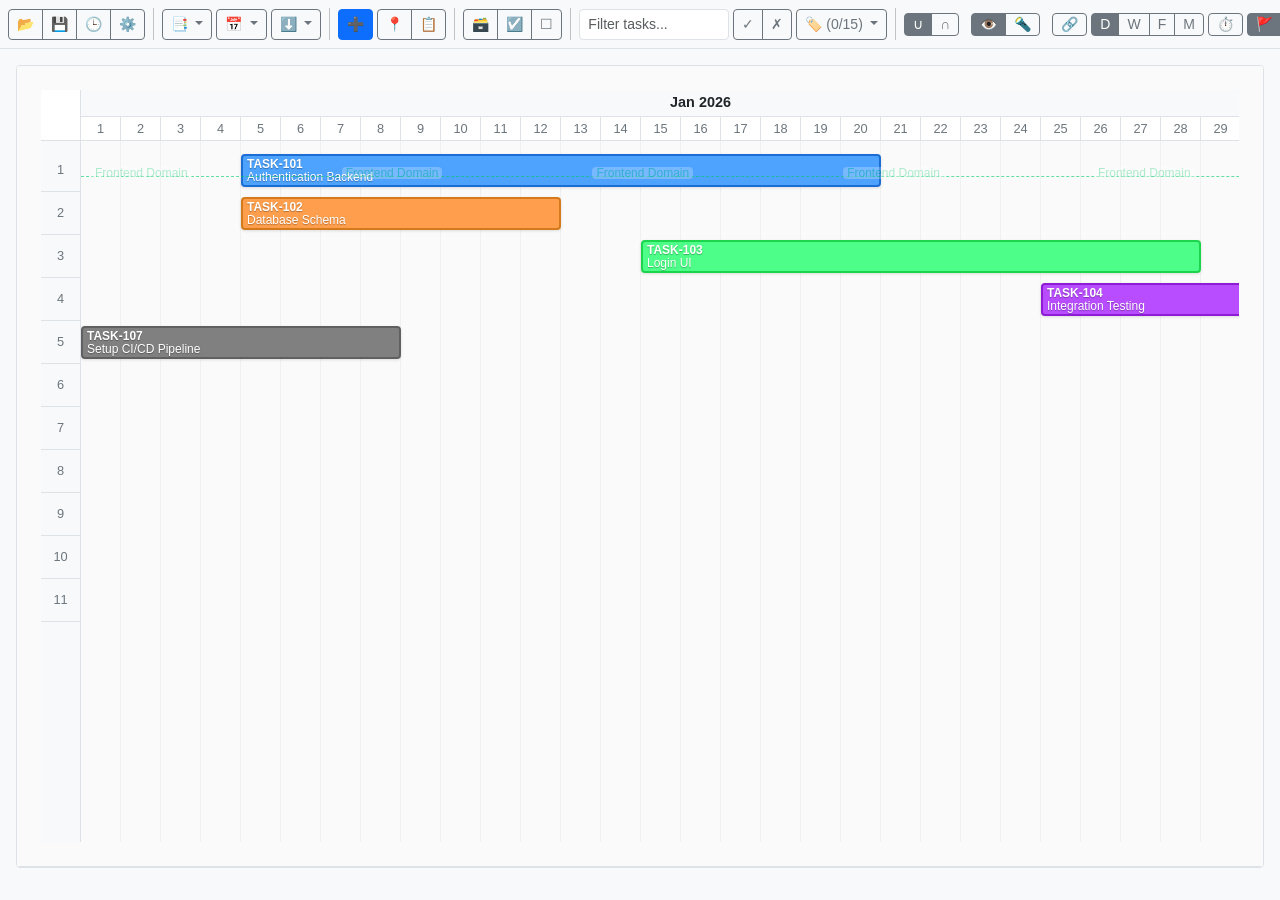
<file: index.html>
<!DOCTYPE html>
<html lang="en">
<head>
    <meta charset="UTF-8">
    <meta name="viewport" content="width=device-width, initial-scale=1.0">
    <title>Project Plan</title>
    <!-- Local Bootstrap CSS -->
    <link href="vendor/bootstrap.min.css" rel="stylesheet">
    <!-- Custom Styles -->
    <link href="styles.css" rel="stylesheet">
</head>
<body>

    <!-- Ribbon Toolbar -->
    <div class="ribbon-container border-bottom bg-light px-2 py-2 d-flex align-items-center flex-nowrap gap-1 overflow-x-auto">
        <!-- Data/File Group -->
        <div class="btn-group flex-shrink-0" role="group" aria-label="Data and File Management" id="dataAndFileGroupBtnGroup">
            <button id="importBtn" class="btn btn-outline-secondary btn-sm" title="Import JSON">📂</button>
            <button id="exportBtn" class="btn btn-outline-secondary btn-sm" title="Export JSON">💾</button>
            <input type="file" id="fileInput" accept=".json" style="display: none;">
            <button id="historyBtn" class="btn btn-outline-secondary btn-sm" title="Version History">🕒</button>
            <button id="settingsBtn" class="btn btn-outline-secondary btn-sm" title="Global Settings">⚙️</button>
        </div>

        <div class="vr mx-1 flex-shrink-0"></div>

        <!-- Plan Management Group -->
        <div class="btn-group dropdown flex-shrink-0" role="group" aria-label="Select Plan" id="planSelectorGroupBtnGroup">
            <button type="button" class="btn btn-sm btn-outline-secondary dropdown-toggle" data-bs-toggle="dropdown" data-bs-popper-config='{"strategy":"fixed"}' aria-expanded="false" title="Select a Plan" id="planSelectorBtn">
                📑
            </button>
            <ul class="dropdown-menu" id="planSelectorMenu">
                <!-- Dynamically populated -->
                <li><span class="dropdown-item text-muted">No plans available</span></li>
            </ul>
        </div>

        <div class="btn-group dropdown flex-shrink-0" role="group" aria-label="Plan Actions" id="planActionsGroupBtnGroup">
            <button type="button" class="btn btn-sm btn-outline-secondary dropdown-toggle" data-bs-toggle="dropdown" data-bs-popper-config='{"strategy":"fixed"}' aria-expanded="false" title="Plan Actions">
                📅
            </button>
            <ul class="dropdown-menu">
                <li><button class="dropdown-item" type="button" id="newPlanBtn">New Plan</button></li>
                <li><button class="dropdown-item" type="button" id="editPlanBtn">Edit Plan</button></li>
                <li><button class="dropdown-item" type="button" id="duplicatePlanBtn">Duplicate Plan</button></li>
                <li><button class="dropdown-item text-danger" type="button" id="deletePlanBtn">Delete Plan</button></li>
                <li><hr class="dropdown-divider"></li>
                <li><button class="dropdown-item" type="button" id="importPlanBtn">Import Plan</button></li>
                <li><button class="dropdown-item" type="button" id="exportPlanBtn">Export Plan</button></li>
                <li><hr class="dropdown-divider"></li>
                <li><button class="dropdown-item" type="button" id="capacityPlanBtn">Capacity Planning</button></li>
            </ul>
            <input type="file" id="importPlanFileInput" accept=".json" style="display: none;">
        </div>

        <div class="btn-group dropdown flex-shrink-0" role="group" id="exportGroupBtnGroup">
            <button type="button" class="btn btn-sm btn-outline-secondary dropdown-toggle" data-bs-toggle="dropdown" data-bs-popper-config='{"strategy":"fixed"}' aria-expanded="false" title="Export options" id="exportDropdownBtn">
                ⬇️
            </button>
            <ul class="dropdown-menu">
                <li><button class="dropdown-item" type="button" id="exportImageBtn">Export Image</button></li>
                <li><button class="dropdown-item" type="button" id="exportCsvBtn">Export CSV</button></li>
                <li><button class="dropdown-item" type="button" id="exportLegendBtn">Export Legend</button></li>
                <li><hr class="dropdown-divider"></li>
                <li><button class="dropdown-item" type="button" id="exportHtmlBtn">Shareable HTML</button></li>
            </ul>
        </div>

        <div class="vr mx-1 flex-shrink-0"></div>

        <!-- Tasks & Elements -->
        <button type="button" id="addTaskBtn" class="btn btn-sm btn-primary flex-shrink-0" title="Add Task">➕</button>
        <div class="btn-group flex-shrink-0" role="group" id="tasksAndElementsGroupBtnGroup">
            <button type="button" id="addMarkerBtn" class="btn btn-sm btn-outline-secondary" title="Manage Markers">📍</button>
            <button type="button" id="taskListBtn" class="btn btn-sm btn-outline-secondary" title="Task List">📋</button>
        </div>

        <div class="vr mx-1 flex-shrink-0"></div>

        <!-- Bulk Operations -->
        <div class="btn-group flex-shrink-0" role="group" id="bulkOperationsGroupBtnGroup">
            <button type="button" id="bulkOperationsBtn" class="btn btn-sm btn-outline-secondary" title="Bulk Operations on Marked Tasks">🗃️</button>
            <button type="button" id="markAllActiveBtn" class="btn btn-sm btn-outline-secondary" title="Mark All Active Tasks">☑️</button>
            <button type="button" id="unmarkAllBtn" class="btn btn-sm btn-outline-secondary" title="Unmark All Tasks">☐</button>
        </div>

        <div class="vr mx-1 flex-shrink-0"></div>

        <div class="d-flex align-items-center flex-shrink-0 gap-1">
            <input type="text" id="taskTextSearch" class="form-control form-control-sm" placeholder="Filter tasks..." style="width: 150px;">
        </div>

        <!-- Tag Filters Container -->
        <div class="d-flex gap-1 align-items-center flex-shrink-0" id="tagFiltersContainer">
            <!-- Dynamically generated tags will appear here -->
        </div>

        <div class="d-flex align-items-center gap-1 flex-shrink-0" id="tagFiltersIconsContainer">
            <!-- Dynamically generated tag icons will appear here -->
        </div>



        <div class="d-flex align-items-center gap-1 ms-auto flex-shrink-0">
            <!-- Zoom -->
            <div class="btn-group" role="group" aria-label="Zoom levels">
                <input type="radio" class="btn-check" name="zoomLevel" id="zoomDaily" value="daily" autocomplete="off" checked>
                <label class="btn btn-outline-secondary btn-sm py-0" for="zoomDaily" title="Daily">D</label>

                <input type="radio" class="btn-check" name="zoomLevel" id="zoomWeekly" value="weekly" autocomplete="off">
                <label class="btn btn-outline-secondary btn-sm py-0" for="zoomWeekly" title="Weekly">W</label>

                <input type="radio" class="btn-check" name="zoomLevel" id="zoomFortnight" value="fortnight" autocomplete="off">
                <label class="btn btn-outline-secondary btn-sm py-0" for="zoomFortnight" title="Fortnight">F</label>

                <input type="radio" class="btn-check" name="zoomLevel" id="zoomMonthly" value="monthly" autocomplete="off">
                <label class="btn btn-outline-secondary btn-sm py-0" for="zoomMonthly" title="Monthly">M</label>
            </div>

            <!-- Effort/Day -->
            <input type="checkbox" class="btn-check" id="showEffortPerDayBtn" autocomplete="off">
            <label class="btn btn-outline-secondary btn-sm py-0 flex-shrink-0" for="showEffortPerDayBtn" title="Show Effort/Day">⏱️</label>

            <!-- Markers Visibility -->
            <div class="btn-group" role="group" aria-label="Marker visibility">
                <input type="checkbox" class="btn-check" id="showMarkerMajorBtn" autocomplete="off" checked>
                <label class="btn btn-outline-secondary btn-sm py-0" for="showMarkerMajorBtn" title="Major Markers">🚩</label>

                <input type="checkbox" class="btn-check" id="showMarkerMinorBtn" autocomplete="off" checked>
                <label class="btn btn-outline-secondary btn-sm py-0" for="showMarkerMinorBtn" title="Minor Markers">⛳</label>

                <input type="checkbox" class="btn-check" id="showMarkerNoteBtn" autocomplete="off" checked>
                <label class="btn btn-outline-secondary btn-sm py-0" for="showMarkerNoteBtn" title="Note Markers">📝</label>
            </div>

            <div class="vr mx-1 flex-shrink-0"></div>

            <button type="button" id="openTrackerBtn" class="btn btn-sm btn-outline-secondary flex-shrink-0" title="Open Tracker (Risks, Issues, Dependencies, Assumptions, Decisions)">📋</button>
            <button type="button" id="openRaidaBtn" class="btn btn-sm btn-outline-secondary flex-shrink-0" title="Open RAIDA Summary">💡</button>
            <button type="button" id="openAnalyticsBtn" class="btn btn-sm btn-outline-secondary flex-shrink-0" title="Open Analytics">📊</button>
            <button type="button" id="darkModeToggleBtn" class="btn btn-sm btn-outline-secondary flex-shrink-0" title="Toggle Dark Mode">🌙</button>
            <button type="button" id="presenterModeBtn" class="btn btn-sm btn-outline-secondary flex-shrink-0" title="Presenter Mode">📺</button>

            <button type="button" id="helpBtn" class="btn btn-sm btn-outline-info flex-shrink-0" title="Help">❓</button>
        </div>
    </div>

    <!-- Print Timestamp (Hidden normally) -->
    <div id="printTimestamp" class="d-none"></div>

    <!-- Presenter Mode Exit Button -->
    <button type="button" id="exitPresenterModeBtn" class="btn btn-sm btn-secondary d-none" style="position: absolute; top: 10px; right: 10px; z-index: 1050; opacity: 0.8;">Exit Presenter Mode</button>

    <!-- Main Content Area -->
    <div class="main-content flex-column" style="position: relative;">
        <!-- Top Half: Planner Area (Gantt) -->
        <div class="planner-area d-flex flex-column mb-3 h-100">
            <div id="gantt-chart-container" class="gantt-chart-container p-4 d-flex align-items-center justify-content-center">
                <div class="text-center text-muted">
                    <h5>Gantt Chart Area</h5>
                    <p class="small">Timeline and tasks will render here</p>
                </div>
            </div>
        </div>

        <!-- Analytics Panel -->
        <div class="analytics-panel p-0 flex-column bg-white" id="analyticsContainer" style="display: none;">
             <div class="analytics-header d-flex justify-content-between align-items-center p-2 border-bottom bg-light">
                 <h6 class="m-0 text-dark fw-bold" id="analyticsTitle">Analytics</h6>
                 <div class="d-flex align-items-center gap-2">
                     <button type="button" id="closeAnalyticsBtn" class="btn-close" aria-label="Close" title="Close Analytics"></button>
                 </div>
             </div>
             <div class="analytics-content p-4 d-flex flex-column flex-grow-1 overflow-auto bg-white" id="analyticsContent">
                 <div class="text-center text-muted my-auto" id="analyticsPlaceholder">
                     <h5>Analytics Panel</h5>
                     <p class="small">Effort summaries and tag metrics will render here</p>
                 </div>
             </div>
        </div>

        <!-- RAIDA Panel -->
        <div class="raida-panel p-0 flex-column bg-white" id="raidaContainer" style="display: none;">
             <div class="raida-header d-flex justify-content-between align-items-center p-2 border-bottom bg-light">
                 <h6 class="m-0 text-dark fw-bold" id="raidaTitle">RAIDA Summary</h6>
                 <div class="d-flex align-items-center gap-2">
                     <button type="button" class="btn btn-sm btn-outline-secondary" id="toggleRaidaCollapseBtn" title="Collapse/Expand All">↕ Collapse All</button>
                     <button type="button" class="btn btn-sm btn-outline-primary" id="copyRaidaSelectedBtn" title="Copy Selected to Clipboard">📋 Copy Selected</button>
                     <select class="form-select form-select-sm" id="raidaScopeFilter" style="width: 150px;" onchange="if(window.RaidaEngine) window.RaidaEngine.render()">
                         <option value="all">Global (All Plans)</option>
                         <option value="plan">Current Plan Only</option>
                     </select>
                     <button type="button" id="closeRaidaBtn" class="btn-close" aria-label="Close" title="Close RAIDA Summary"></button>
                 </div>
             </div>
             <div class="raida-content p-4 d-flex flex-column flex-grow-1 overflow-auto bg-white" id="raidaContent">
                 <!-- RAIDA sections will be injected here -->
             </div>
        </div>

        <!-- Tracker Panel -->
        <div class="tracker-panel p-0 flex-column bg-white" id="trackerContainer" style="display: none;">
             <div class="tracker-header d-flex justify-content-between align-items-center p-2 border-bottom bg-light">
                 <h6 class="m-0 text-dark fw-bold" id="trackerTitle">Tracker (Risks, Issues, Dependencies, Assumptions, Decisions)</h6>
                 <div class="d-flex align-items-center gap-2">
                     <button type="button" id="closeTrackerBtn" class="btn-close" aria-label="Close" title="Close Tracker"></button>
                 </div>
             </div>
             <div class="tracker-content p-4 d-flex flex-column flex-grow-1 overflow-auto bg-white" id="trackerContent">
                 <!-- Tabs -->
                 <div class="d-flex justify-content-between align-items-center mb-3 p-2 bg-light border rounded">
                     <div class="d-flex align-items-center gap-2">
                         <div class="form-check m-0">
                             <input class="form-check-input" type="checkbox" id="trackerSelectAllCheckbox" title="Select All in current view">
                             <label class="form-check-label small" for="trackerSelectAllCheckbox">All</label>
                         </div>
                         <div class="vr mx-1"></div>
                         <button class="btn btn-sm btn-outline-secondary" id="trackerBulkDeleteBtn" title="Delete Selected">🗑️</button>
                         <div class="dropdown">
                             <button class="btn btn-sm btn-outline-secondary dropdown-toggle" type="button" data-bs-toggle="dropdown" aria-expanded="false" title="Update Status">
                                 Status
                             </button>
                             <ul class="dropdown-menu" id="trackerBulkStatusDropdown">
                                 <li><h6 class="dropdown-header">Update Status</h6></li>
                                 <li><hr class="dropdown-divider"></li>
                                 <!-- Options injected via JS based on tab -->
                             </ul>
                         </div>
                         <div class="vr mx-1"></div>
                         <button class="btn btn-sm btn-outline-secondary" id="trackerImportCsvBtn" title="Import CSV">Import CSV</button>
                         <input type="file" id="trackerImportCsvFileInput" accept=".csv" style="display: none;">
                     </div>
                     <span class="text-muted small" id="trackerSelectionCount">0 selected</span>
                 </div>
                 <!-- Tabs -->
                 <ul class="nav nav-tabs mb-3" id="trackerTabs" role="tablist">
                     <li class="nav-item" role="presentation">
                         <button class="nav-link active" id="risks-tab" data-bs-toggle="tab" data-bs-target="#tracker-risks" type="button" role="tab" aria-controls="tracker-risks" aria-selected="true">Risks</button>
                     </li>
                     <li class="nav-item" role="presentation">
                         <button class="nav-link" id="issues-tab" data-bs-toggle="tab" data-bs-target="#tracker-issues" type="button" role="tab" aria-controls="tracker-issues" aria-selected="false">Issues</button>
                     </li>
                     <li class="nav-item" role="presentation">
                         <button class="nav-link" id="dependencies-tab" data-bs-toggle="tab" data-bs-target="#tracker-dependencies" type="button" role="tab" aria-controls="tracker-dependencies" aria-selected="false">Dependencies</button>
                     </li>
                     <li class="nav-item" role="presentation">
                         <button class="nav-link" id="assumptions-tab" data-bs-toggle="tab" data-bs-target="#tracker-assumptions" type="button" role="tab" aria-controls="tracker-assumptions" aria-selected="false">Assumptions</button>
                     </li>
                     <li class="nav-item" role="presentation">
                         <button class="nav-link" id="decisions-tab" data-bs-toggle="tab" data-bs-target="#tracker-decisions" type="button" role="tab" aria-controls="tracker-decisions" aria-selected="false">Decisions</button>
                     </li>
                 </ul>
                 <div class="tab-content flex-grow-1" id="trackerTabsContent">
                     <div class="tab-pane fade show active" id="tracker-risks" role="tabpanel" aria-labelledby="risks-tab">
                         <div class="d-flex justify-content-between mb-2">
                             <h6>Risks</h6>
                             <button class="btn btn-sm btn-primary" id="addRiskBtn">+ Add Risk</button>
                         </div>
                         <div class="table-responsive">
                            <table class="table table-sm table-hover" id="risksTable">
                                <thead></thead>
                                <tbody></tbody>
                            </table>
                         </div>
                     </div>
                     <div class="tab-pane fade" id="tracker-issues" role="tabpanel" aria-labelledby="issues-tab">
                         <div class="d-flex justify-content-between mb-2">
                             <h6>Issues</h6>
                             <button class="btn btn-sm btn-primary" id="addIssueBtn">+ Add Issue</button>
                         </div>
                         <div class="table-responsive">
                            <table class="table table-sm table-hover" id="issuesTable">
                                <thead></thead>
                                <tbody></tbody>
                            </table>
                         </div>
                     </div>
                     <div class="tab-pane fade" id="tracker-dependencies" role="tabpanel" aria-labelledby="dependencies-tab">
                         <div class="d-flex justify-content-between mb-2">
                             <h6>Dependencies</h6>
                             <div>
                                 <button class="btn btn-sm btn-outline-secondary me-2" id="createProperDepsBtn" title="Create proper dependencies from tasks">Auto-Create from Tasks</button>
                                 <button class="btn btn-sm btn-primary" id="addDependencyBtn">+ Add Dependency</button>
                             </div>
                         </div>
                         <div class="table-responsive">
                            <table class="table table-sm table-hover" id="dependenciesTable">
                                <thead></thead>
                                <tbody></tbody>
                            </table>
                         </div>
                     </div>
                     <div class="tab-pane fade" id="tracker-assumptions" role="tabpanel" aria-labelledby="assumptions-tab">
                         <div class="d-flex justify-content-between mb-2">
                             <h6>Assumptions</h6>
                             <button class="btn btn-sm btn-primary" id="addAssumptionBtn">+ Add Assumption</button>
                         </div>
                         <div class="table-responsive">
                            <table class="table table-sm table-hover" id="assumptionsTable">
                                <thead></thead>
                                <tbody></tbody>
                            </table>
                         </div>
                     </div>
                     <div class="tab-pane fade" id="tracker-decisions" role="tabpanel" aria-labelledby="decisions-tab">
                         <div class="d-flex justify-content-between mb-2">
                             <h6>Decisions</h6>
                             <button class="btn btn-sm btn-primary" id="addDecisionBtn">+ Add Decision</button>
                         </div>
                         <div class="table-responsive">
                            <table class="table table-sm table-hover" id="decisionsTable">
                                <thead></thead>
                                <tbody></tbody>
                            </table>
                         </div>
                     </div>
                 </div>
             </div>
        </div>


    </div>

    <!-- Vendor JS -->
    <script src="vendor/chart.umd.js"></script>
    <script src="vendor/html2canvas.min.js"></script>

    <!-- Core App Logic -->
    <script src="storage.js"></script>
    <script src="planner.js"></script>
    <script src="gantt.js"></script>
    <script src="capacity.js"></script>
    <script src="tracker.js"></script>
    <script src="analytics.js"></script>
    <script src="graph.js"></script>
    <script src="ui.js"></script>
    <script src="raida.js"></script>
    <script src="app.js"></script>

    <!-- Task Modal -->
    <div class="modal fade" id="taskModal" tabindex="-1" aria-labelledby="taskModalLabel" aria-hidden="true">
        <div class="modal-dialog modal-lg">
            <div class="modal-content">
                <div class="modal-header">
                    <h5 class="modal-title" id="taskModalLabel">Task Details</h5>
                    <button type="button" class="btn-close" data-bs-dismiss="modal" aria-label="Close"></button>
                </div>
                <div class="modal-body">
                    <form id="taskForm">
                        <input type="hidden" id="originalTaskId">
                        <div class="row mb-3">
                            <div class="col-md-4">
                                <label for="taskId" class="form-label">Task ID</label>
                                <input type="text" class="form-control" id="taskId" required>
                            </div>
                            <div class="col-md-8">
                                <label for="taskTitle" class="form-label">Title</label>
                                <input type="text" class="form-control" id="taskTitle" required>
                            </div>
                        </div>
                        <div class="mb-3">
                            <label for="taskDescription" class="form-label">Description</label>
                            <textarea class="form-control" id="taskDescription" rows="2"></textarea>
                        </div>
                        <div class="row mb-3">
                            <div class="col-md-4">
                                <label for="taskStartDate" class="form-label">Start Date</label>
                                <div class="input-group">
                                    <input type="date" class="form-control" id="taskStartDate" required>
                                    <button class="btn btn-outline-secondary dropdown-toggle" type="button" data-bs-toggle="dropdown" data-bs-popper-config='{"strategy":"fixed"}' aria-expanded="false" title="Set from Marker" id="startMarkerBtn">📍</button>
                                    <ul class="dropdown-menu dropdown-menu-end" id="startMarkerDropdown" style="max-height: 250px; overflow-y: auto;">
                                        <!-- Populated dynamically -->
                                    </ul>
                                </div>
                            </div>
                            <div class="col-md-4">
                                <label for="taskEndDate" class="form-label">End Date</label>
                                <div class="input-group">
                                    <input type="date" class="form-control" id="taskEndDate" required>
                                    <button class="btn btn-outline-secondary dropdown-toggle" type="button" data-bs-toggle="dropdown" data-bs-popper-config='{"strategy":"fixed"}' aria-expanded="false" title="Set from Marker" id="endMarkerBtn">📍</button>
                                    <ul class="dropdown-menu dropdown-menu-end" id="endMarkerDropdown" style="max-height: 250px; overflow-y: auto;">
                                        <!-- Populated dynamically -->
                                    </ul>
                                </div>
                            </div>
                            <div class="col-md-4">
                                <label for="taskRow" class="form-label">Row Number</label>
                                <input type="number" class="form-control" id="taskRow" min="0" value="1" required>
                            </div>
                        </div>

                        <div class="row mb-3">
                            <div class="col-md-4">
                                <label for="taskStatus" class="form-label">Status</label>
                                <select class="form-select" id="taskStatus">
                                    <option value="">None</option>
                                    <option value="Not started">Not started</option>
                                    <option value="Refined">Refined</option>
                                    <option value="Committed">Committed</option>
                                    <option value="In progress">In progress</option>
                                    <option value="On hold">On hold</option>
                                    <option value="Blocked">Blocked</option>
                                    <option value="Completed">Completed</option>
                                    <option value="Removed">Removed</option>
                                    <option value="Stretch">Stretch</option>
                                </select>
                            </div>
                            <div class="col-md-4">
                                <label class="form-label">Grouped Tags</label>
                                <div class="dropdown">
                                    <button class="btn btn-outline-secondary dropdown-toggle w-100 text-start" type="button" id="taskGroupedTagsBtn" data-bs-toggle="dropdown" data-bs-auto-close="outside" aria-expanded="false">
                                        Select Group Tags...
                                    </button>
                                    <ul class="dropdown-menu w-100 shadow-sm" id="taskGroupedTagsDropdown" aria-labelledby="taskGroupedTagsBtn" style="max-height: 250px; overflow-y: auto;">
                                        <!-- Checkboxes injected dynamically -->
                                    </ul>
                                </div>
                            </div>
                            <div class="col-md-4">
                                <label for="taskTags" class="form-label">Tags (comma-separated)</label>
                                <input type="text" class="form-control" id="taskTags">
                            </div>
                        </div>
                        <div class="row mb-3">
                            <div class="col-md-6">
                                <label for="taskFillLegend" class="form-label">Fill Legend</label>
                                <select class="form-select" id="taskFillLegend">
                                    <!-- Populated dynamically -->
                                </select>
                            </div>
                            <div class="col-md-6">
                                <label for="taskBorderLegend" class="form-label">Border Legend</label>
                                <select class="form-select" id="taskBorderLegend">
                                    <!-- Populated dynamically -->
                                </select>
                            </div>
                        </div>

                        <details class="mb-3">
                            <summary class="fw-bold mb-2 cursor-pointer" style="cursor: pointer;">Advanced Options</summary>
                            <div class="border rounded p-3 bg-light" data-bs-theme="light">
                                <div class="row mb-3">
                                    <div class="col-md-6">
                                        <label for="taskFollowUpDate" class="form-label">Follow Up Date</label>
                                        <input type="date" class="form-control" id="taskFollowUpDate">
                                    </div>
                                    <div class="col-md-6">
                                        <label for="taskNotes" class="form-label">Notes</label>
                                        <textarea class="form-control" id="taskNotes" rows="1"></textarea>
                                    </div>
                                </div>
                                <div class="row mb-3">
                                    <div class="col-md-6">
                                        <label for="taskTeam" class="form-label">Team</label>
                                        <select class="form-select" id="taskTeam">
                                            <option value="">Unassigned</option>
                                        </select>
                                    </div>
                                    <div class="col-md-6">
                                        <label class="form-label">Personnel</label>
                                        <div class="dropdown">
                                            <button class="btn btn-outline-secondary dropdown-toggle w-100 text-start text-truncate bg-white" type="button" id="taskPersonnelBtn" data-bs-toggle="dropdown" aria-expanded="false">
                                                Select Personnel
                                            </button>
                                            <ul class="dropdown-menu w-100 p-0 shadow-sm" style="max-height: 250px; overflow-y: auto;" id="taskPersonnelDropdown" onclick="event.stopPropagation()">
                                                <!-- Populated dynamically -->
                                            </ul>
                                        </div>
                                    </div>
                                </div>
                                <h6 class="border-bottom pb-2">Effort</h6>
                                <div class="row mb-3">
                                    <div class="col-md-4">
                                        <label for="taskEffortDesign" class="form-label">Design</label>
                                        <input type="number" class="form-control" id="taskEffortDesign" min="0" value="0">
                                    </div>
                                    <div class="col-md-4">
                                        <label for="taskEffortDev" class="form-label">Dev</label>
                                        <input type="number" class="form-control" id="taskEffortDev" min="0" value="0">
                                    </div>
                                    <div class="col-md-4">
                                        <label for="taskEffortTest" class="form-label">Test</label>
                                        <input type="number" class="form-control" id="taskEffortTest" min="0" value="0">
                                    </div>
                                </div>

                                <h6 class="border-bottom pb-2 mt-4">Tracker Associations</h6>
                                <div class="row mb-3">
                                    <div class="col-md-12">
                                        <ul class="nav nav-pills nav-sm mb-2" id="taskTrackerTabs" role="tablist">
                                            <li class="nav-item" role="presentation">
                                                <button class="nav-link px-2 py-1" id="task-taskdeps-tab" data-bs-toggle="tab" data-bs-target="#task-taskdeps-pane" type="button" role="tab">Task Predecessors</button>
                                            </li>
                                            <li class="nav-item" role="presentation">
                                                <button class="nav-link active px-2 py-1" id="task-risks-tab" data-bs-toggle="tab" data-bs-target="#task-risks-pane" type="button" role="tab">Risks</button>
                                            </li>
                                            <li class="nav-item" role="presentation">
                                                <button class="nav-link px-2 py-1" id="task-issues-tab" data-bs-toggle="tab" data-bs-target="#task-issues-pane" type="button" role="tab">Issues</button>
                                            </li>
                                            <li class="nav-item" role="presentation">
                                                <button class="nav-link px-2 py-1" id="task-deps-tab" data-bs-toggle="tab" data-bs-target="#task-deps-pane" type="button" role="tab">Dependencies</button>
                                            </li>
                                            <li class="nav-item" role="presentation">
                                                <button class="nav-link px-2 py-1" id="task-assumps-tab" data-bs-toggle="tab" data-bs-target="#task-assumps-pane" type="button" role="tab">Assumptions</button>
                                            </li>
                                            <li class="nav-item" role="presentation">
                                                <button class="nav-link px-2 py-1" id="task-decs-tab" data-bs-toggle="tab" data-bs-target="#task-decs-pane" type="button" role="tab">Decisions</button>
                                            </li>
                                        </ul>
                                        <div class="tab-content border rounded p-2 bg-white" id="taskTrackerTabsContent" style="min-height: 100px; max-height: 200px; overflow-y: auto;">
                                            <div class="tab-pane fade" id="task-taskdeps-pane" role="tabpanel">
                                                <input type="text" class="form-control form-control-sm mb-2 task-tracker-search" placeholder="Search task predecessors..." data-target="taskTaskDepsList">
                                                <div id="taskTaskDepsList" class="tracker-checkbox-list"></div>
                                            </div>
                                            <div class="tab-pane fade show active" id="task-risks-pane" role="tabpanel">
                                                <input type="text" class="form-control form-control-sm mb-2 task-tracker-search" placeholder="Search risks..." data-target="taskRisksList">
                                                <div id="taskRisksList" class="tracker-checkbox-list"></div>
                                            </div>
                                            <div class="tab-pane fade" id="task-issues-pane" role="tabpanel">
                                                <input type="text" class="form-control form-control-sm mb-2 task-tracker-search" placeholder="Search issues..." data-target="taskIssuesList">
                                                <div id="taskIssuesList" class="tracker-checkbox-list"></div>
                                            </div>
                                            <div class="tab-pane fade" id="task-deps-pane" role="tabpanel">
                                                <input type="text" class="form-control form-control-sm mb-2 task-tracker-search" placeholder="Search dependencies..." data-target="taskDepsList">
                                                <div id="taskDepsList" class="tracker-checkbox-list"></div>
                                            </div>
                                            <div class="tab-pane fade" id="task-assumps-pane" role="tabpanel">
                                                <input type="text" class="form-control form-control-sm mb-2 task-tracker-search" placeholder="Search assumptions..." data-target="taskAssumpsList">
                                                <div id="taskAssumpsList" class="tracker-checkbox-list"></div>
                                            </div>
                                            <div class="tab-pane fade" id="task-decs-pane" role="tabpanel">
                                                <input type="text" class="form-control form-control-sm mb-2 task-tracker-search" placeholder="Search decisions..." data-target="taskDecsList">
                                                <div id="taskDecsList" class="tracker-checkbox-list"></div>
                                            </div>
                                        </div>
                                    </div>
                                </div>
                                <h6 class="border-bottom pb-2">Options</h6>
                                <div class="row mb-3">
                                    <div class="col-md-12">
                                        <div class="form-check">
                                            <input class="form-check-input" type="checkbox" id="taskExcludeFromAnalytics">
                                            <label class="form-check-label" for="taskExcludeFromAnalytics">
                                                Exclude from Analytics & Export
                                            </label>
                                        </div>
                                    </div>
                                </div>
                            </div>
                        </details>
                    </form>
                </div>
                <div class="modal-footer d-flex justify-content-between">
                    <div class="text-muted small">
                        <div id="taskLastUpdatedDisplay">Last Updated: -</div>
                        <div id="taskLastCheckedDisplay">Last Checked: -</div>
                    </div>
                    <div>
                        <button type="button" class="btn btn-outline-secondary" id="taskViewGraphBtn">View Graph</button>
                        <button type="button" class="btn btn-outline-info" id="updateLastCheckedBtn">Update Last Checked</button>
                        <button type="button" class="btn btn-secondary" data-bs-dismiss="modal">Cancel</button>
                        <button type="button" class="btn btn-primary" id="saveTaskBtn">Save Task</button>
                    </div>
                </div>
            </div>
        </div>
    </div>



    <!-- Marker Management Modal -->
    <div class="modal fade" id="markerManagementModal" tabindex="-1" aria-labelledby="markerManagementModalLabel" aria-hidden="true">
        <div class="modal-dialog modal-lg">
            <div class="modal-content">
                <div class="modal-header">
                    <h5 class="modal-title" id="markerManagementModalLabel">Manage Markers</h5>
                    <button type="button" class="btn-close" data-bs-dismiss="modal" aria-label="Close"></button>
                </div>
                <div class="modal-body pt-0 px-0">
                    <ul class="nav nav-tabs px-3 pt-3 mb-3" id="markerGroupTabs" role="tablist">
                        <!-- Tabs injected here -->
                    </ul>
                    <div class="px-3" id="markerGroupSettings" style="display: none;">
                        <div class="row mb-3">
                            <div class="col-md-6">
                                <label for="markerGroupNameInput" class="form-label">Group Name</label>
                                <input type="text" class="form-control form-control-sm" id="markerGroupNameInput">
                            </div>
                            <div class="col-md-6">
                                <label class="form-label">Apply to Plans</label>
                                <div class="dropdown">
                                    <button class="btn btn-sm btn-outline-secondary dropdown-toggle w-100 text-start" type="button" id="markerGroupPlansBtn" data-bs-toggle="dropdown" data-bs-auto-close="outside" aria-expanded="false">
                                        Select Plans...
                                    </button>
                                    <ul class="dropdown-menu w-100 shadow-sm" id="markerGroupPlansDropdown" aria-labelledby="markerGroupPlansBtn" style="max-height: 200px; overflow-y: auto;">
                                        <!-- Checkboxes injected here -->
                                    </ul>
                                </div>
                            </div>
                        </div>
                        <div class="d-flex justify-content-between align-items-center mb-3">
                            <div class="form-check">
                                <input class="form-check-input" type="checkbox" id="markerGroupVisibleCheck" checked>
                                <label class="form-check-label" for="markerGroupVisibleCheck">Visible</label>
                            </div>
                            <button type="button" class="btn btn-sm btn-outline-danger" id="deleteMarkerGroupBtn">Delete Group</button>
                        </div>
                        <hr>
                    </div>

                    <div class="px-3" id="markerTableContainer">
                        <button type="button" class="btn btn-sm btn-outline-primary mb-3" id="addNewMarkerBtn">+ Add New Marker</button>
                        <table class="table table-sm" id="markerTable">
                            <thead>
                                <tr>
                                    <th>Label</th>
                                    <th>Type</th>
                                    <th>Position</th>
                                    <th>Color</th>
                                    <th>Importance</th>
                                    <th>Visible</th>
                                    <th style="width: 100px;">Actions</th>
                                </tr>
                            </thead>
                            <tbody id="markerTableBody">
                                <!-- Marker rows injected here -->
                            </tbody>
                        </table>
                    </div>
                </div>
                <div class="modal-footer">
                    <button type="button" class="btn btn-secondary" data-bs-dismiss="modal">Close</button>
                </div>
            </div>
        </div>
    </div>

    <!-- Edit Marker Modal -->
    <div class="modal fade" id="markerEditModal" tabindex="-1" aria-labelledby="markerEditModalLabel" aria-hidden="true">
        <div class="modal-dialog">
            <div class="modal-content">
                <div class="modal-header">
                    <h5 class="modal-title" id="markerEditModalLabel">Marker Details</h5>
                    <button type="button" class="btn-close" data-bs-dismiss="modal" aria-label="Close"></button>
                </div>
                <div class="modal-body">
                    <form id="markerForm">
                        <input type="hidden" id="markerId">
                        <input type="hidden" id="markerGroupId">

                        <div class="mb-3">
                            <label for="markerLabel" class="form-label">Label</label>
                            <input type="text" class="form-control" id="markerLabel" required>
                        </div>

                        <div class="mb-3">
                            <label class="form-label">Type</label>
                            <div>
                                <div class="form-check form-check-inline">
                                    <input class="form-check-input marker-type-radio" type="radio" name="markerType" id="markerTypeVertical" value="vertical" checked>
                                    <label class="form-check-label" for="markerTypeVertical">Vertical (Date)</label>
                                </div>
                                <div class="form-check form-check-inline mt-1">
                                    <input class="form-check-input marker-type-radio" type="radio" name="markerType" id="markerTypeHorizontal" value="horizontal">
                                    <label class="form-check-label" for="markerTypeHorizontal">Horizontal (Row)</label>
                                </div>
                                <div class="form-check form-check-inline mt-1">
                                    <input class="form-check-input marker-type-radio" type="radio" name="markerType" id="markerTypeBackground" value="background">
                                    <label class="form-check-label" for="markerTypeBackground">Background (Date Range)</label>
                                </div>
                            </div>
                        </div>

                        <div class="mb-3" id="markerDateContainer">
                            <label for="markerDate" class="form-label">Date / Start Date</label>
                            <input type="date" class="form-control" id="markerDate">
                        </div>

                        <div class="mb-3" id="markerEndDateContainer" style="display: none;">
                            <label for="markerEndDate" class="form-label">End Date</label>
                            <input type="date" class="form-control" id="markerEndDate">
                        </div>

                        <div class="mb-3" id="markerRowContainer" style="display: none;">
                            <label for="markerRow" class="form-label">Appears Before Row</label>
                            <input type="number" class="form-control" id="markerRow" min="1" value="1">
                        </div>

                        <div class="mb-3" id="markerOpacityContainer" style="display: none;">
                            <label for="markerOpacity" class="form-label">Opacity (<span id="markerOpacityValue">0.2</span>)</label>
                            <input type="range" class="form-range" id="markerOpacity" min="0.05" max="1" step="0.05" value="0.2">
                        </div>

                        <div class="row mb-3">
                            <div class="col-md-6">
                                <label for="markerImportance" class="form-label">Importance</label>
                                <select class="form-select" id="markerImportance">
                                    <option value="major">Major</option>
                                    <option value="minor">Minor</option>
                                    <option value="note">Note</option>
                                </select>
                            </div>
                            <div class="col-md-6">
                                <label for="markerColor" class="form-label">Color</label>
                                <input type="color" class="form-control form-control-color w-100" id="markerColor" value="#ff4d4d">
                            </div>
                        </div>

                        <div class="mb-3" id="markerRepeatsContainer">
                            <div class="form-check">
                                <input class="form-check-input" type="checkbox" id="markerRepeats" checked>
                                <label class="form-check-label" for="markerRepeats">
                                    Repeat label along line
                                </label>
                            </div>
                            <div class="form-check mt-2">
                                <input class="form-check-input" type="checkbox" id="markerVisible" checked>
                                <label class="form-check-label" for="markerVisible">
                                    Visible
                                </label>
                            </div>
                        </div>

                    </form>
                </div>
                <div class="modal-footer">
                    <button type="button" class="btn btn-secondary" data-bs-dismiss="modal">Cancel</button>
                    <button type="button" class="btn btn-primary" id="saveMarkerBtn">Save Marker</button>
                </div>
            </div>
        </div>
    </div>

    <!-- Sync Plan Modal -->
    <div class="modal fade" id="syncPlanModal" tabindex="-1" aria-labelledby="syncPlanModalLabel" aria-hidden="true">
        <div class="modal-dialog">
            <div class="modal-content">
                <div class="modal-header">
                    <h5 class="modal-title" id="syncPlanModalLabel">Sync Task to Plan</h5>
                    <button type="button" class="btn-close" data-bs-dismiss="modal" aria-label="Close"></button>
                </div>
                <div class="modal-body">
                    <form id="syncPlanForm">
                        <input type="hidden" id="syncTaskId">
                        <div class="mb-3">
                            <label for="syncTargetPlan" class="form-label">Select Target Plan</label>
                            <select class="form-select" id="syncTargetPlan" required>
                                <!-- Populated dynamically -->
                            </select>
                        </div>
                    </form>
                </div>
                <div class="modal-footer">
                    <button type="button" class="btn btn-secondary" data-bs-dismiss="modal">Cancel</button>
                    <button type="button" class="btn btn-primary" id="confirmSyncPlanBtn">Sync</button>
                </div>
            </div>
        </div>
    </div>

    <!-- Save/Export Modal -->
    <div class="modal fade" id="saveExportModal" tabindex="-1" aria-labelledby="saveExportModalLabel" aria-hidden="true">
        <div class="modal-dialog">
            <div class="modal-content">
                <div class="modal-header">
                    <h5 class="modal-title" id="saveExportModalLabel">Export Options</h5>
                    <button type="button" class="btn-close" data-bs-dismiss="modal" aria-label="Close"></button>
                </div>
                <div class="modal-body">
                    <form id="saveExportForm">
                        <div class="mb-3">
                            <label for="exportCommentInput" class="form-label">Version Comment (Optional)</label>
                            <textarea class="form-control" id="exportCommentInput" rows="3" placeholder="Enter a comment or description for this version..."></textarea>
                            <div class="form-text">This comment will be saved in the file's version history.</div>
                        </div>
                    </form>
                </div>
                <div class="modal-footer">
                    <button type="button" class="btn btn-secondary" data-bs-dismiss="modal">Cancel</button>
                    <button type="button" class="btn btn-primary" id="confirmSaveExportBtn">Export</button>
                </div>
            </div>
        </div>
    </div>

    <!-- Version History Modal -->
    <div class="modal fade" id="historyModal" tabindex="-1" aria-labelledby="historyModalLabel" aria-hidden="true">
        <div class="modal-dialog modal-dialog-scrollable modal-lg">
            <div class="modal-content">
                <div class="modal-header">
                    <h5 class="modal-title" id="historyModalLabel">Version History</h5>
                    <button type="button" class="btn-close" data-bs-dismiss="modal" aria-label="Close"></button>
                </div>
                <div class="modal-body">
                    <div id="historyListContainer" class="list-group">
                        <!-- Dynamically populated -->
                    </div>
                </div>
                <div class="modal-footer">
                    <button type="button" class="btn btn-secondary" data-bs-dismiss="modal">Close</button>
                </div>
            </div>
        </div>
    </div>

    <!-- Help Modal -->
    <div class="modal fade" id="helpModal" tabindex="-1" aria-labelledby="helpModalLabel" aria-hidden="true">
        <div class="modal-dialog modal-dialog-scrollable modal-lg">
            <div class="modal-content">
                <div class="modal-header">
                    <h5 class="modal-title" id="helpModalLabel">Toolbar Help & Glossary</h5>
                    <button type="button" class="btn-close" data-bs-dismiss="modal" aria-label="Close"></button>
                </div>
                <div class="modal-body">
                    <div class="row">
                        <div class="col-md-6 mb-4">
                            <h6 class="border-bottom pb-2">File & Data Management</h6>
                            <ul class="list-unstyled">
                                <li class="mb-2"><strong>📂 Import JSON:</strong> Import a saved planner state from a JSON file.</li>
                                <li class="mb-2"><strong>💾 Export JSON:</strong> Download the entire planner state as a JSON file.</li>
                                <li class="mb-2"><strong>🕒 Version History:</strong> View the history of export messages.</li>
                                <li class="mb-2"><strong>⚙️ Settings:</strong> Open the global application settings.</li>
                                <li class="mb-2"><strong>📅 Plan Actions:</strong> A dropdown menu to manage your plans (New, Edit, Duplicate, Delete, Import, Export, Capacity).</li>
                                <li class="mb-2"><strong>⬇️ Export Options:</strong> Export the current Gantt chart as a high-resolution Image or export tasks as a CSV. Ability to share HTML is exprimental.</li>
                            </ul>
                        </div>
                        <div class="col-md-6 mb-4">
                            <h6 class="border-bottom pb-2">Tasks & Elements</h6>
                            <ul class="list-unstyled">
                                <li class="mb-2"><strong>➕ Add Task:</strong> Create a new task in the current plan.</li>
                                <li class="mb-2"><strong>🗃️ Bulk Operations:</strong> Select multiple tasks via checkboxes to apply tags, set statuses, or exclude them in bulk.</li>
                                <li class="mb-2"><strong>➕/🗑️ Manage Rows:</strong> Hover over a row number in the chart to insert empty rows above or delete empty rows.</li>
                                <li class="mb-2"><strong>📍 Manage Markers:</strong> Add, edit, or delete timeline markers. Manage Custom Marker Groups for applying markers across multiple plans.</li>
                                <li class="mb-2"><strong>📋 Task List:</strong> View all tasks in a searchable list format.</li>
                                <li class="mb-2"><strong>📝 Follow Ups & Notes:</strong> Set a Follow Up Date and save Notes on tasks/tracker items for reminders.</li>
                            </ul>
                        </div>
                        <div class="col-md-6 mb-4">
                            <h6 class="border-bottom pb-2">View & Filters</h6>
                            <ul class="list-unstyled">
                                <li class="mb-2"><strong>👥 Filter Team:</strong> Select a specific team to filter tasks on the chart, now located next to the tag filters.</li>
                                <li class="mb-2"><strong>🏷️ Filter Tags:</strong> Select specific tags to show or highlight in the chart.</li>
                                <li class="mb-2"><strong>∪ / ∩ (Match Any/All):</strong> Determine if a task needs to match Any or All of the selected tags to be shown.</li>
                                <li class="mb-2"><strong>👁️ / 🔦 (Show/Highlight):</strong> Choose whether non-matching tasks should be completely hidden (Show) or just faded out (Highlight).</li>
                                <li class="mb-2"><strong>🔗 Dependencies:</strong> Toggle the display of dependency lines between tasks.</li>
                            </ul>
                        </div>
                        <div class="col-md-6 mb-4">
                            <h6 class="border-bottom pb-2">Timeline Controls</h6>
                            <ul class="list-unstyled">
                                <li class="mb-2"><strong>D, W, F, M (Zoom):</strong> Adjust the timeline scale to Daily, Weekly, Fortnightly, or Monthly views.</li>
                                <li class="mb-2"><strong>⏱️ Effort/Day:</strong> Toggle the display of calculated daily effort values within the timeline grid.</li>
                                <li class="mb-2"><strong>🚩 ⛳ 📝 (Markers):</strong> Toggle the visibility of Major, Minor, and Note markers respectively.</li>
                                <li class="mb-2"><strong>💡 RAIDA:</strong> Open the full-screen summary for tracking overdue and stale items.</li>
                                <li class="mb-2"><strong>📊 Analytics:</strong> Open the full-screen Analytics dashboard.</li>
                                <li class="mb-2"><strong>📺 Presenter Mode:</strong> Hide the toolbar for a cleaner, presentation-ready view.</li>
                            </ul>
                        </div>
                    </div>
                </div>
                <div class="modal-footer d-flex justify-content-between align-items-center">
                    <div class="text-muted small" id="appVersionDisplay"></div>
                    <button type="button" class="btn btn-secondary" data-bs-dismiss="modal">Close</button>
                </div>
            </div>
        </div>
    </div>

    <!-- Edit Plan Modal -->
    <div class="modal fade" id="editPlanModal" tabindex="-1" aria-labelledby="editPlanModalLabel" aria-hidden="true">
        <div class="modal-dialog">
            <div class="modal-content">
                <div class="modal-header">
                    <h5 class="modal-title" id="editPlanModalLabel">Edit Plan</h5>
                    <button type="button" class="btn-close" data-bs-dismiss="modal" aria-label="Close"></button>
                </div>
                <div class="modal-body">
                    <form id="editPlanForm">
                        <div class="mb-3">
                            <label for="editPlanName" class="form-label">Plan Name</label>
                            <input type="text" class="form-control" id="editPlanName" required>
                        </div>
                        <div class="row mb-3">
                            <div class="col-md-6">
                                <label for="editPlanStartDate" class="form-label">Start Date</label>
                                <input type="date" class="form-control" id="editPlanStartDate" required>
                            </div>
                            <div class="col-md-6">
                                <label for="editPlanEndDate" class="form-label">End Date</label>
                                <input type="date" class="form-control" id="editPlanEndDate" required>
                            </div>
                        </div>
                    </form>
                </div>
                <div class="modal-footer">
                    <button type="button" class="btn btn-secondary" data-bs-dismiss="modal">Cancel</button>
                    <button type="button" class="btn btn-primary" id="saveEditPlanBtn">Save Changes</button>
                </div>
            </div>
        </div>
    </div>

    <!-- Task List Modal -->
    <div class="modal fade" id="taskListModal" tabindex="-1" aria-labelledby="taskListModalLabel" aria-hidden="true">
        <div class="modal-dialog modal-lg">
            <div class="modal-content">
                <div class="modal-header">
                    <h5 class="modal-title" id="taskListModalLabel">Task List</h5>
                    <button type="button" class="btn-close" data-bs-dismiss="modal" aria-label="Close"></button>
                </div>
                <div class="modal-body">
                    <div class="mb-3 d-flex gap-2 flex-wrap" id="taskListTypeToggles">
                        <input type="checkbox" class="btn-check task-list-type-toggle" id="toggleTaskListTasks" value="Task" autocomplete="off" checked>
                        <label class="btn btn-outline-primary btn-sm" for="toggleTaskListTasks">Tasks</label>

                        <input type="checkbox" class="btn-check task-list-type-toggle" id="toggleTaskListRisks" value="Risk" autocomplete="off" checked>
                        <label class="btn btn-outline-danger btn-sm" for="toggleTaskListRisks">Risks</label>

                        <input type="checkbox" class="btn-check task-list-type-toggle" id="toggleTaskListIssues" value="Issue" autocomplete="off" checked>
                        <label class="btn btn-outline-warning btn-sm" for="toggleTaskListIssues">Issues</label>

                        <input type="checkbox" class="btn-check task-list-type-toggle" id="toggleTaskListDependencies" value="Dependency" autocomplete="off" checked>
                        <label class="btn btn-outline-info btn-sm" for="toggleTaskListDependencies">Dependencies</label>

                        <input type="checkbox" class="btn-check task-list-type-toggle" id="toggleTaskListAssumptions" value="Assumption" autocomplete="off" checked>
                        <label class="btn btn-outline-secondary btn-sm" for="toggleTaskListAssumptions">Assumptions</label>

                        <input type="checkbox" class="btn-check task-list-type-toggle" id="toggleTaskListDecisions" value="Decision" autocomplete="off">
                        <label class="btn btn-outline-success btn-sm" for="toggleTaskListDecisions">Decisions</label>
                    </div>
                    <div class="mb-3">
                        <input type="text" class="form-control" id="taskListSearch" placeholder="Search by ID or Description...">
                    </div>
                    <div class="table-responsive" style="max-height: 400px; overflow-y: auto;">
                        <table class="table table-sm table-hover" id="taskListTable">
                            <thead style="position: sticky; top: 0; background-color: #fff; z-index: 1;">
                                <tr>
                                    <th>ID</th>
                                    <th>Description</th>
                                    <th>Total Effort</th>
                                    <th>Type</th>
                                </tr>
                            </thead>
                            <tbody id="taskListTableBody">
                                <!-- Task rows injected here -->
                            </tbody>
                        </table>
                    </div>
                </div>
                <div class="modal-footer">
                    <button type="button" class="btn btn-secondary" data-bs-dismiss="modal">Close</button>
                </div>
            </div>
        </div>
    </div>

    <!-- Settings Modal -->
    <div class="modal fade" id="settingsModal" tabindex="-1" aria-labelledby="settingsModalLabel" aria-hidden="true">
        <div class="modal-dialog modal-lg">
            <div class="modal-content">
                <div class="modal-header">
                    <h5 class="modal-title" id="settingsModalLabel">Global Settings</h5>
                    <button type="button" class="btn-close" data-bs-dismiss="modal" aria-label="Close"></button>
                </div>
                <div class="modal-body pt-0 px-0">
                    <ul class="nav nav-tabs px-3 pt-3 mb-3" id="settingsTabs" role="tablist">
                        <li class="nav-item" role="presentation">
                            <button class="nav-link active" id="general-tab" data-bs-toggle="tab" data-bs-target="#settings-general" type="button" role="tab" aria-controls="settings-general" aria-selected="true">General</button>
                        </li>
                        <li class="nav-item" role="presentation">
                            <button class="nav-link" id="tracker-settings-tab" data-bs-toggle="tab" data-bs-target="#settings-tracker" type="button" role="tab" aria-controls="settings-tracker" aria-selected="false">Tracker</button>
                        </li>
                        <li class="nav-item" role="presentation">
                            <button class="nav-link" id="teams-tab" data-bs-toggle="tab" data-bs-target="#settings-teams" type="button" role="tab" aria-controls="settings-teams" aria-selected="false">Teams</button>
                        </li>
                        <li class="nav-item" role="presentation">
                            <button class="nav-link" id="personnel-tab" data-bs-toggle="tab" data-bs-target="#settings-personnel" type="button" role="tab" aria-controls="settings-personnel" aria-selected="false">Personnel</button>
                        </li>
                        <li class="nav-item" role="presentation">
                            <button class="nav-link" id="legends-tab" data-bs-toggle="tab" data-bs-target="#settings-legends" type="button" role="tab" aria-controls="settings-legends" aria-selected="false">Legends</button>
                        </li>
                        <li class="nav-item" role="presentation">
                            <button class="nav-link" id="taggroups-tab" data-bs-toggle="tab" data-bs-target="#settings-taggroups" type="button" role="tab" aria-controls="settings-taggroups" aria-selected="false">Tag Groups</button>
                        </li>
                        <li class="nav-item" role="presentation">
                            <button class="nav-link" id="changelog-tab" data-bs-toggle="tab" data-bs-target="#settings-changelog" type="button" role="tab" aria-controls="settings-changelog" aria-selected="false">Change Log</button>
                        </li>
                    </ul>
                    <div class="tab-content px-3" id="settingsTabsContent">
                        <div class="tab-pane fade show active" id="settings-general" role="tabpanel" aria-labelledby="general-tab">
                            <form id="settingsGeneralForm">
                                <div class="mb-3">
                                    <label for="settingsBaseLink" class="form-label">Base Link (e.g., Jira URL)</label>
                                    <input type="url" class="form-control" id="settingsBaseLink">
                                </div>
                                <div class="row">
                                    <div class="col-md-6 mb-3">
                                        <label for="settingsRaidaOverdueDays" class="form-label">RAIDA Overdue/Upcoming Window (Days)</label>
                                        <input type="number" class="form-control" id="settingsRaidaOverdueDays" value="14" min="0">
                                    </div>
                                    <div class="col-md-6 mb-3">
                                        <label for="settingsRaidaStaleDays" class="form-label">RAIDA Not Checked Recently Window (Days)</label>
                                        <input type="number" class="form-control" id="settingsRaidaStaleDays" value="7" min="0">
                                    </div>
                                </div>
                                <div class="row">
                                    <div class="col-md-6 mb-3">
                                        <label for="settingsRaidaExcludeStatuses" class="form-label">Task Statuses to Exclude from Tasks Section</label>
                                        <select multiple class="form-select" id="settingsRaidaExcludeStatuses" size="4">
                                            <!-- Populated via JS -->
                                        </select>
                                        <div class="form-text">Tasks with these statuses will be ignored in the 'Tasks not checked recently' and 'Upcoming Task Deadlines' lists. Hold Ctrl/Cmd to select multiple.</div>
                                    </div>
                                    <div class="col-md-6 mb-3">
                                        <label for="settingsRaidaExcludeTrackerStatuses" class="form-label">Tracker Statuses to Exclude from Tracker Section</label>
                                        <select multiple class="form-select" id="settingsRaidaExcludeTrackerStatuses" size="4">
                                            <!-- Populated via JS -->
                                        </select>
                                        <div class="form-text">Tracker items with these statuses will be ignored in RAIDA (e.g. Overdue, Not Checked Recently, etc.). Hold Ctrl/Cmd to select multiple.</div>
                                    </div>
                                </div>
                            </form>
                        </div>
                        <div class="tab-pane fade" id="settings-tracker" role="tabpanel" aria-labelledby="tracker-settings-tab">
                            <div class="mb-3">
                                <label for="settingsTrackerTruncateLength" class="form-label">Text Truncation Length (characters)</label>
                                <input type="number" class="form-control" id="settingsTrackerTruncateLength" value="50" min="10">
                            </div>
                            <h6 class="border-bottom pb-2 mt-4">Columns Configuration</h6>
                            <ul class="nav nav-pills mb-3" id="trackerConfigTabs" role="tablist">
                                <li class="nav-item" role="presentation"><button class="nav-link active px-3 py-1" data-bs-toggle="pill" data-bs-target="#tc-risks" type="button" role="tab">Risks</button></li>
                                <li class="nav-item" role="presentation"><button class="nav-link px-3 py-1" data-bs-toggle="pill" data-bs-target="#tc-issues" type="button" role="tab">Issues</button></li>
                                <li class="nav-item" role="presentation"><button class="nav-link px-3 py-1" data-bs-toggle="pill" data-bs-target="#tc-dependencies" type="button" role="tab">Dependencies</button></li>
                                <li class="nav-item" role="presentation"><button class="nav-link px-3 py-1" data-bs-toggle="pill" data-bs-target="#tc-assumptions" type="button" role="tab">Assumptions</button></li>
                                <li class="nav-item" role="presentation"><button class="nav-link px-3 py-1" data-bs-toggle="pill" data-bs-target="#tc-decisions" type="button" role="tab">Decisions</button></li>
                            </ul>
                            <div class="tab-content" id="trackerConfigTabsContent">
                                <div class="tab-pane fade show active" id="tc-risks" role="tabpanel"><ul class="list-group tracker-config-list" id="trackerConfigList-risks"></ul></div>
                                <div class="tab-pane fade" id="tc-issues" role="tabpanel"><ul class="list-group tracker-config-list" id="trackerConfigList-issues"></ul></div>
                                <div class="tab-pane fade" id="tc-dependencies" role="tabpanel"><ul class="list-group tracker-config-list" id="trackerConfigList-dependencies"></ul></div>
                                <div class="tab-pane fade" id="tc-assumptions" role="tabpanel"><ul class="list-group tracker-config-list" id="trackerConfigList-assumptions"></ul></div>
                                <div class="tab-pane fade" id="tc-decisions" role="tabpanel"><ul class="list-group tracker-config-list" id="trackerConfigList-decisions"></ul></div>
                            </div>
                        </div>
                        <div class="tab-pane fade" id="settings-teams" role="tabpanel" aria-labelledby="teams-tab">
                            <div class="d-flex justify-content-between align-items-center mb-2">
                                <h6>Teams</h6>
                                <button type="button" class="btn btn-sm btn-outline-primary" id="addTeamBtn">+ Add Team</button>
                            </div>
                            <div id="teamsContainer">
                                <!-- Teams rows will be dynamically injected here -->
                            </div>
                            <div class="form-text">Define teams available for assignment and capacity planning.</div>
                        </div>
                        <div class="tab-pane fade" id="settings-personnel" role="tabpanel" aria-labelledby="personnel-tab">
                            <div class="d-flex justify-content-between align-items-center mb-2">
                                <h6>Personnel</h6>
                                <button type="button" class="btn btn-sm btn-outline-primary" id="addPersonnelBtn">+ Add Personnel</button>
                            </div>
                            <div id="personnelContainer">
                                <!-- Personnel rows will be dynamically injected here -->
                            </div>
                            <div class="form-text">Define key personnel and associate them with teams.</div>
                        </div>
                        <div class="tab-pane fade" id="settings-legends" role="tabpanel" aria-labelledby="legends-tab">
                            <h6>Fill Colors</h6>
                            <table class="table table-sm" id="fillLegendsTable">
                                <thead>
                                    <tr>
                                        <th>Label</th>
                                        <th>Color</th>
                                        <th>Associated Tag</th>
                                        <th style="width: 80px;"></th>
                                    </tr>
                                </thead>
                                <tbody id="fillLegendsTableBody">
                                    <!-- Fill Legends rows injected here -->
                                </tbody>
                            </table>
                            <button type="button" class="btn btn-sm btn-outline-primary mb-4" id="addFillLegendRowBtn">+ Add Fill Legend</button>

                            <h6>Border Colors</h6>
                            <table class="table table-sm" id="borderLegendsTable">
                                <thead>
                                    <tr>
                                        <th>Label</th>
                                        <th>Color</th>
                                        <th>Associated Tag</th>
                                        <th style="width: 80px;"></th>
                                    </tr>
                                </thead>
                                <tbody id="borderLegendsTableBody">
                                    <!-- Border Legends rows injected here -->
                                </tbody>
                            </table>
                            <button type="button" class="btn btn-sm btn-outline-primary" id="addBorderLegendRowBtn">+ Add Border Legend</button>
                        </div>
                        <div class="tab-pane fade" id="settings-taggroups" role="tabpanel" aria-labelledby="taggroups-tab">
                            <p class="text-muted">Create groups of tags to easily apply them to tasks. These tags do not have colors and will not appear in the legend.</p>
                            <div id="tagGroupsContainer">
                                <!-- Tag groups injected here -->
                            </div>
                            <button type="button" class="btn btn-sm btn-outline-primary mt-3" id="addTagGroupBtn">+ Add Tag Group</button>
                        </div>
                        <div class="tab-pane fade" id="settings-changelog" role="tabpanel" aria-labelledby="changelog-tab">
                            <div class="d-flex justify-content-between align-items-center mb-2">
                                <p class="text-muted mb-0">Unsaved changes made to the current plan during this session.</p>
                                <button type="button" class="btn btn-sm btn-outline-secondary" id="copyChangeLogBtn">Copy Selected/All</button>
                            </div>
                            <textarea id="changeLogTextArea" class="form-control font-monospace" style="height: 300px; resize: vertical;" readonly></textarea>
                        </div>
                    </div>
                </div>
                <div class="modal-footer">
                    <button type="button" class="btn btn-secondary" data-bs-dismiss="modal">Cancel</button>
                    <button type="button" class="btn btn-primary" id="saveSettingsBtn">Save Settings</button>
                </div>
            </div>
        </div>
    </div>

    <!-- Capacity Modal -->
    <div class="modal fade" id="capacityModal" tabindex="-1" aria-labelledby="capacityModalLabel" aria-hidden="true">
        <div class="modal-dialog modal-lg">
            <div class="modal-content">
                <div class="modal-header">
                    <h5 class="modal-title" id="capacityModalLabel">Capacity Planning</h5>
                    <button type="button" class="btn-close" data-bs-dismiss="modal" aria-label="Close"></button>
                </div>
                <div class="modal-body">
                    <form id="capacityForm">
                        <div class="row mb-3">
                            <div class="col-md-4">
                                <label for="capacityGranularity" class="form-label">Granularity</label>
                                <select class="form-select" id="capacityGranularity">
                                    <option value="month">Month</option>
                                    <option value="week">Week</option>
                                    <option value="quarter">Quarter</option>
                                </select>
                            </div>
                            <div class="col-md-4">
                                <label for="demandAdjustmentPercent" class="form-label">Demand Adjustment (%)</label>
                                <input type="number" class="form-control" id="demandAdjustmentPercent" min="0" max="100" value="20">
                            </div>
                            <div class="col-md-4">
                                <label for="capacityAdjustmentPercent" class="form-label">Capacity Adjustment (%)</label>
                                <input type="number" class="form-control" id="capacityAdjustmentPercent" min="0" max="100" value="100">
                            </div>
                        </div>
                        <h6 class="border-bottom pb-2 mt-4">Capacity Ranges</h6>
                        <ul class="nav nav-tabs mt-3" id="capacityTabs" role="tablist">
                            <!-- Tabs injected here -->
                        </ul>
                        <div class="tab-content border border-top-0 p-3 mb-3" id="capacityTabsContent">
                            <!-- Tab panels injected here -->
                        </div>
                    </form>
                </div>
                <div class="modal-footer">
                    <button type="button" class="btn btn-secondary" data-bs-dismiss="modal">Cancel</button>
                    <button type="button" class="btn btn-primary" id="saveCapacityBtn">Save</button>
                </div>
            </div>
        </div>
    </div>

    <!-- Import Plan Options Modal -->
    <div class="modal fade" id="importPlanOptionsModal" tabindex="-1" aria-labelledby="importPlanOptionsModalLabel" aria-hidden="true">
        <div class="modal-dialog">
            <div class="modal-content">
                <div class="modal-header">
                    <h5 class="modal-title" id="importPlanOptionsModalLabel">Import Plan Options</h5>
                    <button type="button" class="btn-close" data-bs-dismiss="modal" aria-label="Close"></button>
                </div>
                <div class="modal-body">
                    <div class="mb-3" id="importPlanSelectContainer">
                        <label for="importPlanSelect" class="form-label">Select Plan to Import</label>
                        <select class="form-select" id="importPlanSelect">
                            <!-- Populated dynamically -->
                        </select>
                    </div>
                    <div class="mb-3">
                        <label class="form-label">Action</label>
                        <div class="form-check">
                            <input class="form-check-input" type="radio" name="importPlanAction" id="importPlanActionNew" value="new" checked>
                            <label class="form-check-label" for="importPlanActionNew">
                                Add as New Plan
                            </label>
                        </div>
                        <div class="form-check">
                            <input class="form-check-input" type="radio" name="importPlanAction" id="importPlanActionMerge" value="merge">
                            <label class="form-check-label" for="importPlanActionMerge">
                                Merge into Current Plan
                            </label>
                        </div>
                        <div class="mt-2 ms-4" id="mergeIgnoreFieldsContainer" style="display: none;">
                            <label class="form-label text-muted small mb-1">Ignore changes in these fields:</label>
                            <div class="row g-2">
                                <div class="col-6 col-md-4">
                                    <div class="form-check">
                                        <input class="form-check-input merge-ignore-check" type="checkbox" value="row" id="ignoreRowCheck" checked>
                                        <label class="form-check-label small" for="ignoreRowCheck">Row Number</label>
                                    </div>
                                    <div class="form-check">
                                        <input class="form-check-input merge-ignore-check" type="checkbox" value="title" id="ignoreTitleCheck">
                                        <label class="form-check-label small" for="ignoreTitleCheck">Title</label>
                                    </div>
                                    <div class="form-check">
                                        <input class="form-check-input merge-ignore-check" type="checkbox" value="description" id="ignoreDescriptionCheck">
                                        <label class="form-check-label small" for="ignoreDescriptionCheck">Description</label>
                                    </div>
                                    <div class="form-check">
                                        <input class="form-check-input merge-ignore-check" type="checkbox" value="status" id="ignoreStatusCheck">
                                        <label class="form-check-label small" for="ignoreStatusCheck">Status</label>
                                    </div>
                                </div>
                                <div class="col-6 col-md-4">
                                    <div class="form-check">
                                        <input class="form-check-input merge-ignore-check" type="checkbox" value="startDate,endDate,date" id="ignoreDatesCheck">
                                        <label class="form-check-label small" for="ignoreDatesCheck">Dates</label>
                                    </div>
                                    <div class="form-check">
                                        <input class="form-check-input merge-ignore-check" type="checkbox" value="dependencies" id="ignoreDependenciesCheck">
                                        <label class="form-check-label small" for="ignoreDependenciesCheck">Dependencies</label>
                                    </div>
                                    <div class="form-check">
                                        <input class="form-check-input merge-ignore-check" type="checkbox" value="tags" id="ignoreTagsCheck">
                                        <label class="form-check-label small" for="ignoreTagsCheck">Tags</label>
                                    </div>
                                    <div class="form-check">
                                        <input class="form-check-input merge-ignore-check" type="checkbox" value="team" id="ignoreTeamCheck">
                                        <label class="form-check-label small" for="ignoreTeamCheck">Team</label>
                                    </div>
                                    <div class="form-check">
                                        <input class="form-check-input merge-ignore-check" type="checkbox" value="effort" id="ignoreEffortCheck">
                                        <label class="form-check-label small" for="ignoreEffortCheck">Effort</label>
                                    </div>
                                    <div class="form-check">
                                        <input class="form-check-input merge-ignore-check" type="checkbox" value="personnel" id="ignorePersonnelCheck">
                                        <label class="form-check-label small" for="ignorePersonnelCheck">Personnel</label>
                                    </div>
                                </div>
                                <div class="col-6 col-md-4">
                                    <div class="form-check">
                                        <input class="form-check-input merge-ignore-check" type="checkbox" value="fillLegendId,borderLegendId,fillColor,borderColor,markerColor,color" id="ignoreColorsCheck">
                                        <label class="form-check-label small" for="ignoreColorsCheck">Colors/Legends</label>
                                    </div>
                                    <div class="form-check">
                                        <input class="form-check-input merge-ignore-check" type="checkbox" value="excludeFromAnalytics" id="ignoreExcludeCheck">
                                        <label class="form-check-label small" for="ignoreExcludeCheck">Exclude from Analytics</label>
                                    </div>
                                    <div class="form-check">
                                        <input class="form-check-input merge-ignore-check" type="checkbox" value="isMarked" id="ignoreMarksCheck">
                                        <label class="form-check-label small" for="ignoreMarksCheck">Marks</label>
                                    </div>
                                    <div class="form-check">
                                        <input class="form-check-input merge-ignore-check" type="checkbox" value="followUpDate" id="ignoreFollowUpDateCheck">
                                        <label class="form-check-label small" for="ignoreFollowUpDateCheck">Follow-up Date</label>
                                    </div>
                                    <div class="form-check">
                                        <input class="form-check-input merge-ignore-check" type="checkbox" value="notes" id="ignoreNotesCheck">
                                        <label class="form-check-label small" for="ignoreNotesCheck">Notes</label>
                                    </div>
                                    <div class="form-check">
                                        <input class="form-check-input merge-ignore-check" type="checkbox" value="lastUpdated,lastChecked" id="ignoreTimestampsCheck">
                                        <label class="form-check-label small" for="ignoreTimestampsCheck">Timestamps</label>
                                    </div>
                                </div>
                            </div>

                            <hr class="my-2">
                            <div class="form-check mt-2">
                                <input class="form-check-input" type="checkbox" id="ignoreOldLastUpdatedCheck">
                                <label class="form-check-label small fw-bold" for="ignoreOldLastUpdatedCheck">
                                    Ignore imported task if its last updated timestamp is older
                                </label>
                            </div>
                        </div>
                    </div>
                </div>
                <div class="modal-footer">
                    <button type="button" class="btn btn-secondary" data-bs-dismiss="modal">Cancel</button>
                    <button type="button" class="btn btn-primary" id="continueImportPlanBtn">Continue</button>
                </div>
            </div>
        </div>
    </div>

    <!-- Merge Plan Diff Modal -->
    <div class="modal fade" id="mergePlanDiffModal" tabindex="-1" aria-labelledby="mergePlanDiffModalLabel" aria-hidden="true">
        <div class="modal-dialog modal-xl modal-dialog-scrollable">
            <div class="modal-content">
                <div class="modal-header">
                    <h5 class="modal-title" id="mergePlanDiffModalLabel">Merge Plan Changes</h5>
                    <button type="button" class="btn-close" data-bs-dismiss="modal" aria-label="Close"></button>
                </div>
                <div class="modal-body">
                    <p class="text-muted">Review the differences between the current plan and the imported plan. Select the changes you wish to apply.</p>

                    <div class="form-check mb-4 border-bottom pb-2">
                        <input class="form-check-input" type="checkbox" id="mergeCapacityCheck" value="capacity">
                        <label class="form-check-label fw-bold" for="mergeCapacityCheck">
                            Overwrite Capacity Settings with Imported Plan
                        </label>
                    </div>

                    <div class="d-flex justify-content-between align-items-center mb-2 mt-4">
                        <h6 class="m-0 fw-bold">Tasks</h6>
                        <div>
                            <button type="button" class="btn btn-sm btn-outline-secondary py-0" id="selectAllTasksBtn">Select All</button>
                            <button type="button" class="btn btn-sm btn-outline-secondary py-0" id="deselectAllTasksBtn">Deselect All</button>
                        </div>
                    </div>
                    <table class="table table-sm table-hover table-bordered">
                        <thead class="table-light">
                            <tr>
                                <th style="width: 40px;" class="text-center">#</th>
                                <th style="width: 80px;">Status</th>
                                <th>Task ID</th>
                                <th>Title</th>
                                <th>Details</th>
                            </tr>
                        </thead>
                        <tbody id="mergeTasksTableBody">
                            <!-- Task diff rows injected here -->
                        </tbody>
                    </table>

                    <div class="d-flex justify-content-between align-items-center mb-2 mt-4">
                        <h6 class="m-0 fw-bold">Markers</h6>
                        <div>
                            <button type="button" class="btn btn-sm btn-outline-secondary py-0" id="selectAllMarkersBtn">Select All</button>
                            <button type="button" class="btn btn-sm btn-outline-secondary py-0" id="deselectAllMarkersBtn">Deselect All</button>
                        </div>
                    </div>
                    <table class="table table-sm table-hover table-bordered">
                        <thead class="table-light">
                            <tr>
                                <th style="width: 40px;" class="text-center">#</th>
                                <th style="width: 80px;">Status</th>
                                <th>Label</th>
                                <th>Details</th>
                            </tr>
                        </thead>
                        <tbody id="mergeMarkersTableBody">
                            <!-- Marker diff rows injected here -->
                        </tbody>
                    </table>
                </div>
                <div class="modal-footer">
                    <button type="button" class="btn btn-secondary" data-bs-dismiss="modal">Cancel</button>
                    <button type="button" class="btn btn-primary" id="confirmMergePlanBtn">Apply Selected Changes</button>
                </div>
            </div>
        </div>
    </div>


    <!-- Bulk Operations Modal -->
    <div class="modal fade" id="bulkOperationsModal" tabindex="-1" aria-labelledby="bulkOperationsModalLabel" aria-hidden="true">
        <div class="modal-dialog">
            <div class="modal-content">
                <div class="modal-header">
                    <h5 class="modal-title" id="bulkOperationsModalLabel">Bulk Operations</h5>
                    <button type="button" class="btn-close" data-bs-dismiss="modal" aria-label="Close"></button>
                </div>
                <div class="modal-body">
                    <p class="text-muted">Perform operations on all currently <strong>marked</strong> tasks.</p>

                    <div class="mb-4">
                        <button type="button" class="btn btn-outline-primary w-100 mb-2" id="bulkConvertToSelectionBtn">Convert Marks to Selection</button>
                        <small class="text-muted d-block text-center">Clears current selection and selects all marked tasks.</small>
                    </div>

                    <hr>

                    <h6 class="mt-3">Tags</h6>
                    <div class="row g-2 mb-3">
                        <div class="col-8">
                            <input type="text" class="form-control" id="bulkTagsInput" placeholder="Comma-separated tags">
                        </div>
                        <div class="col-4 d-flex gap-1">
                            <button type="button" class="btn btn-outline-success w-50" id="bulkAddTagsBtn" title="Add Tags">➕</button>
                            <button type="button" class="btn btn-outline-danger w-50" id="bulkRemoveTagsBtn" title="Remove Tags">➖</button>
                        </div>
                    </div>

                    <h6 class="mt-3">Grouped Tags</h6>
                    <div class="row g-2 mb-3">
                        <div class="col-8">
                            <select class="form-select" id="bulkGroupedTagsSelect">
                                <option value="">Select Group Tag...</option>
                                <!-- Group tags injected here -->
                            </select>
                        </div>
                        <div class="col-4 d-flex gap-1">
                            <button type="button" class="btn btn-outline-success w-50" id="bulkAddGroupedTagBtn" title="Add Tag">➕</button>
                            <button type="button" class="btn btn-outline-danger w-50" id="bulkRemoveGroupedTagBtn" title="Remove Tag">➖</button>
                        </div>
                    </div>

                    <hr>

                    <h6 class="mt-3">Team</h6>
                    <div class="row g-2 mb-3">
                        <div class="col-8">
                            <select class="form-select" id="bulkTeamSelect">
                                <option value="">Unassigned</option>
                            </select>
                        </div>
                        <div class="col-4">
                            <button type="button" class="btn btn-outline-primary w-100" id="bulkSetTeamBtn">Set</button>
                        </div>
                    </div>

                    <hr>

                    <h6 class="mt-3">Status</h6>
                    <div class="row g-2 mb-3">
                        <div class="col-8">
                            <select class="form-select" id="bulkStatusSelect">
                                <option value="">Select Status...</option>
                                <option value="Not started">Not started</option>
                                <option value="Refined">Refined</option>
                                <option value="Committed">Committed</option>
                                <option value="In progress">In progress</option>
                                <option value="On hold">On hold</option>
                                <option value="Blocked">Blocked</option>
                                <option value="Completed">Completed</option>
                                <option value="Removed">Removed</option>
                                <option value="Stretch">Stretch</option>
                            </select>
                        </div>
                        <div class="col-4">
                            <button type="button" class="btn btn-outline-primary w-100" id="bulkSetStatusBtn">Set</button>
                        </div>
                    </div>

                    <hr>

                    <h6 class="mt-3">Analytics & Export</h6>
                    <div class="row g-2 mb-2">
                        <div class="col-8 d-flex align-items-center">
                            <select class="form-select" id="bulkExcludeSelect">
                                <option value="true">Exclude</option>
                                <option value="false">Include</option>
                            </select>
                        </div>
                        <div class="col-4">
                            <button type="button" class="btn btn-outline-primary w-100" id="bulkSetExcludeBtn">Apply</button>
                        </div>
                    </div>

                    <hr>

                    <h6 class="mt-3">Timestamps</h6>
                    <div class="row g-2 mb-2">
                        <div class="col-8 d-flex align-items-center">
                            <span class="text-muted small">Update Last Checked date for marked tasks to now.</span>
                        </div>
                        <div class="col-4">
                            <button type="button" class="btn btn-outline-info w-100" id="bulkSetLastCheckedBtn">Update</button>
                        </div>
                    </div>

                </div>
                <div class="modal-footer">
                    <button type="button" class="btn btn-secondary" data-bs-dismiss="modal">Close</button>
                </div>
            </div>
        </div>
    </div>

    <!-- Export CSV Modal -->
    <div class="modal fade" id="exportCsvModal" tabindex="-1" aria-labelledby="exportCsvModalLabel" aria-hidden="true">
        <div class="modal-dialog">
            <div class="modal-content">
                <div class="modal-header">
                    <h5 class="modal-title" id="exportCsvModalLabel">Export CSV Options</h5>
                    <button type="button" class="btn-close" data-bs-dismiss="modal" aria-label="Close"></button>
                </div>
                <div class="modal-body">
                    <p class="text-muted">Select the fields you want to include in the CSV export.</p>
                    <form id="exportCsvForm">
                        <div class="row">
                            <div class="col-md-6">
                                <div class="form-check mb-2">
                                    <input class="form-check-input csv-field-checkbox" type="checkbox" id="csvFieldId" value="id" checked>
                                    <label class="form-check-label" for="csvFieldId">Task ID</label>
                                </div>
                                <div class="form-check mb-2">
                                    <input class="form-check-input csv-field-checkbox" type="checkbox" id="csvFieldTitle" value="title" checked>
                                    <label class="form-check-label" for="csvFieldTitle">Title</label>
                                </div>
                                <div class="form-check mb-2">
                                    <input class="form-check-input csv-field-checkbox" type="checkbox" id="csvFieldDescription" value="description">
                                    <label class="form-check-label" for="csvFieldDescription">Description</label>
                                </div>
                                <div class="form-check mb-2">
                                    <input class="form-check-input csv-field-checkbox" type="checkbox" id="csvFieldStartDate" value="startDate" checked>
                                    <label class="form-check-label" for="csvFieldStartDate">Start Date</label>
                                </div>
                                <div class="form-check mb-2">
                                    <input class="form-check-input csv-field-checkbox" type="checkbox" id="csvFieldEndDate" value="endDate" checked>
                                    <label class="form-check-label" for="csvFieldEndDate">End Date</label>
                                </div>
                                <div class="form-check mb-2">
                                    <input class="form-check-input csv-field-checkbox" type="checkbox" id="csvFieldRow" value="row">
                                    <label class="form-check-label" for="csvFieldRow">Row</label>
                                </div>
                            </div>
                            <div class="col-md-6">
                                <div class="form-check mb-2">
                                    <input class="form-check-input csv-field-checkbox" type="checkbox" id="csvFieldStatus" value="status">
                                    <label class="form-check-label" for="csvFieldStatus">Status</label>
                                </div>
                                <div class="form-check mb-2">
                                    <input class="form-check-input csv-field-checkbox" type="checkbox" id="csvFieldTeam" value="team" checked>
                                    <label class="form-check-label" for="csvFieldTeam">Team</label>
                                </div>
                                <div class="form-check mb-2">
                                    <input class="form-check-input csv-field-checkbox" type="checkbox" id="csvFieldTags" value="tags" checked>
                                    <label class="form-check-label" for="csvFieldTags">Tags</label>
                                </div>
                                <div class="form-check mb-2">
                                    <input class="form-check-input csv-field-checkbox" type="checkbox" id="csvFieldDependencies" value="dependencies">
                                    <label class="form-check-label" for="csvFieldDependencies">Dependencies</label>
                                </div>
                                <div class="form-check mb-2">
                                    <input class="form-check-input csv-field-checkbox" type="checkbox" id="csvFieldEffortDesign" value="effort.design">
                                    <label class="form-check-label" for="csvFieldEffortDesign">Effort (Design)</label>
                                </div>
                                <div class="form-check mb-2">
                                    <input class="form-check-input csv-field-checkbox" type="checkbox" id="csvFieldEffortDev" value="effort.dev">
                                    <label class="form-check-label" for="csvFieldEffortDev">Effort (Dev)</label>
                                </div>
                                <div class="form-check mb-2">
                                    <input class="form-check-input csv-field-checkbox" type="checkbox" id="csvFieldEffortTest" value="effort.test">
                                    <label class="form-check-label" for="csvFieldEffortTest">Effort (Test)</label>
                                </div>
                                <div class="form-check mb-2">
                                    <input class="form-check-input csv-field-checkbox" type="checkbox" id="csvFieldTotalEffort" value="effort.total">
                                    <label class="form-check-label" for="csvFieldTotalEffort">Total Effort</label>
                                </div>
                                <div class="form-check mb-2">
                                    <input class="form-check-input csv-field-checkbox" type="checkbox" id="csvFieldExcludeFromAnalytics" value="excludeFromAnalytics">
                                    <label class="form-check-label" for="csvFieldExcludeFromAnalytics">Excluded from Analytics</label>
                                </div>
                            </div>
                        </div>
                    </form>
                </div>
                <div class="modal-footer">
                    <button type="button" class="btn btn-secondary" data-bs-dismiss="modal">Cancel</button>
                    <button type="button" class="btn btn-primary" id="confirmExportCsvBtn">Export</button>
                </div>
            </div>
        </div>
    </div>

    <!-- Local Bootstrap JS -->
    <script src="vendor/bootstrap.bundle.min.js"></script>

    <!-- Update Dependencies Modal -->
    <div class="modal fade" id="updateDependenciesModal" tabindex="-1" aria-labelledby="updateDependenciesModalLabel" aria-hidden="true" style="z-index: 1060;">
        <div class="modal-dialog">
            <div class="modal-content">
                <div class="modal-header">
                    <h5 class="modal-title" id="updateDependenciesModalLabel">Update Dependencies?</h5>
                    <button type="button" class="btn-close" data-bs-dismiss="modal" aria-label="Close"></button>
                </div>
                <div class="modal-body" id="updateDependenciesModalBody">
                    <!-- Dynamic content -->
                </div>
                <div class="modal-footer">
                    <button type="button" class="btn btn-secondary" data-bs-dismiss="modal" id="cancelUpdateDependenciesBtn">Cancel</button>
                    <button type="button" class="btn btn-warning" id="saveWithoutUpdatingBtn">Save without Updating</button>
                    <button type="button" class="btn btn-primary" id="updateDependenciesAndSaveBtn">Update and Save</button>
                </div>
            </div>
        </div>
    </div>


    <!-- Tracker Edit Modal -->
    <div class="modal fade" id="trackerEditModal" tabindex="-1" aria-labelledby="trackerEditModalLabel" aria-hidden="true">
        <div class="modal-dialog modal-lg">
            <div class="modal-content">
                <div class="modal-header">
                    <h5 class="modal-title" id="trackerEditModalLabel">Edit Item</h5>
                    <button type="button" class="btn-close" data-bs-dismiss="modal" aria-label="Close"></button>
                </div>
                <div class="modal-body">
                    <form id="trackerEditForm">
                        <input type="hidden" id="trackerItemType">
                        <input type="hidden" id="trackerOriginalId">

                        <div class="row mb-3">
                            <div class="col-md-3">
                                <label for="trackerItemId" class="form-label">ID</label>
                                <div class="input-group">
                                    <input type="text" class="form-control" id="trackerItemId" required>
                                    <button class="btn btn-outline-secondary" type="button" id="trackerBaseLinkBtn" title="Open Base Link">🔗</button>
                                </div>
                            </div>
                            <div class="col-md-6">
                                <label for="trackerItemTitle" class="form-label">Title</label>
                                <input type="text" class="form-control" id="trackerItemTitle" required>
                            </div>
                            <div class="col-md-3">
                                <label for="trackerItemScope" class="form-label">Scope</label>
                                <select class="form-select" id="trackerItemScope">
                                    <option value="global">Global (All Plans)</option>
                                </select>
                            </div>
                        </div>

                        <div class="row mb-3">
                            <div class="col-md-12">
                                <label for="trackerItemDescription" class="form-label">Description</label>
                                <textarea class="form-control" id="trackerItemDescription" rows="3"></textarea>
                            </div>
                        </div>

                        <div class="row mb-3">
                            <div class="col-md-6">
                                <label for="trackerItemFollowUpDate" class="form-label">Follow Up Date</label>
                                <input type="date" class="form-control" id="trackerItemFollowUpDate">
                            </div>
                            <div class="col-md-6">
                                <label for="trackerItemNotes" class="form-label">Notes</label>
                                <textarea class="form-control" id="trackerItemNotes" rows="1"></textarea>
                            </div>
                        </div>

                        <!-- Dynamic fields injected here based on type -->
                        <div id="trackerDynamicFields" class="row mb-3"></div>

                        <div class="row mb-3">
                            <div class="col-md-6">
                                <label for="trackerItemTags" class="form-label">Tags (comma-separated)</label>
                                <input type="text" class="form-control" id="trackerItemTags">
                            </div>
                            <div class="col-md-6">
                                <label class="form-label">Grouped Tags</label>
                                <div class="dropdown">
                                    <button class="btn btn-outline-secondary dropdown-toggle w-100 text-start d-flex justify-content-between align-items-center" type="button" data-bs-toggle="dropdown" data-bs-auto-close="outside" aria-expanded="false">
                                        <span class="text-truncate">Select Grouped Tags...</span>
                                    </button>
                                    <ul class="dropdown-menu w-100 p-2" id="trackerItemGroupedTagsDropdown" style="max-height: 200px; overflow-y: auto;">
                                        <!-- Checkboxes injected dynamically -->
                                    </ul>
                                </div>
                            </div>
                        </div>

                        <h6 class="border-bottom pb-2 mt-4">Associations</h6>
                        <div class="row mb-3">
                            <div class="col-md-4">
                                <label class="form-label">Associated Teams</label>
                                <div class="dropdown">
                                    <button class="btn btn-outline-secondary dropdown-toggle w-100 text-start d-flex justify-content-between align-items-center" type="button" data-bs-toggle="dropdown" data-bs-auto-close="outside" aria-expanded="false">
                                        <span class="text-truncate">Select Teams...</span>
                                    </button>
                                    <ul class="dropdown-menu w-100 p-2" id="trackerItemTeamsDropdown" style="max-height: 200px; overflow-y: auto;">
                                    </ul>
                                </div>
                            </div>
                            <div class="col-md-4">
                                <label class="form-label">Associated Personnel</label>
                                <div class="dropdown">
                                    <button class="btn btn-outline-secondary dropdown-toggle w-100 text-start d-flex justify-content-between align-items-center" type="button" data-bs-toggle="dropdown" data-bs-auto-close="outside" aria-expanded="false">
                                        <span class="text-truncate">Select Personnel...</span>
                                    </button>
                                    <ul class="dropdown-menu w-100 p-2" id="trackerItemPersonnelDropdown" style="max-height: 200px; overflow-y: auto;">
                                    </ul>
                                </div>
                            </div>
                            <div class="col-md-4">
                                <label class="form-label">Associated Tasks</label>
                                <div class="dropdown">
                                    <button class="btn btn-outline-secondary dropdown-toggle w-100 text-start d-flex justify-content-between align-items-center" type="button" data-bs-toggle="dropdown" data-bs-auto-close="outside" aria-expanded="false">
                                        <span class="text-truncate">Select Tasks...</span>
                                    </button>
                                    <ul class="dropdown-menu w-100 p-2" id="trackerItemTasksDropdown" style="max-height: 200px; overflow-y: auto;">
                                    </ul>
                                </div>
                            </div>
                        </div>
                    </form>
                </div>
                <div class="modal-footer d-flex justify-content-between">
                    <div>
                        <span class="text-muted small d-block" id="trackerLastUpdatedDisplay">Last Updated: -</span>
                        <span class="text-muted small d-block" id="trackerLastCheckedDisplay">Last Checked: -</span>
                    </div>
                    <div>
                        <button type="button" class="btn btn-outline-secondary me-2" id="trackerViewGraphBtn">View Graph</button>
                        <button type="button" class="btn btn-danger me-2 d-none" id="deleteTrackerItemBtn">Delete</button>
                        <button type="button" class="btn btn-outline-secondary me-2" id="trackerUpdateLastCheckedBtn">Check</button>
                        <button type="button" class="btn btn-secondary" data-bs-dismiss="modal">Cancel</button>
                        <button type="button" class="btn btn-primary" id="saveTrackerItemBtn">Save</button>
                    </div>
                </div>
            </div>
        </div>
    </div>


    <!-- Import Tracker CSV Modal -->
    <div class="modal fade" id="trackerImportCsvModal" tabindex="-1" aria-labelledby="trackerImportCsvModalLabel" aria-hidden="true">
        <div class="modal-dialog">
            <div class="modal-content">
                <div class="modal-header">
                    <h5 class="modal-title" id="trackerImportCsvModalLabel">Import Tracker Items from CSV</h5>
                    <button type="button" class="btn-close" data-bs-dismiss="modal" aria-label="Close"></button>
                </div>
                <div class="modal-body">
                    <div class="alert alert-info py-2 small mb-3">
                        <strong>Expected CSV Format:</strong> Must include a header row. Recognized column headers: <code>id</code>, <code>title</code>, <code>description</code>, <code>type</code>. Valid types: <code>risk</code>, <code>issue</code>, <code>dependency</code>, <code>assumption</code>, <code>decision</code>.
                    </div>
                    <p>Selected File: <strong id="trackerImportCsvFileName">None</strong></p>
                    <form id="trackerImportCsvForm">
                        <div class="mb-3">
                            <label for="trackerImportCsvScope" class="form-label">Scope</label>
                            <select class="form-select" id="trackerImportCsvScope">
                                <option value="">Global (All Plans)</option>
                            </select>
                        </div>
                    </form>
                </div>
                <div class="modal-footer">
                    <button type="button" class="btn btn-secondary" data-bs-dismiss="modal">Cancel</button>
                    <button type="button" class="btn btn-primary" id="confirmTrackerImportCsvBtn">Import</button>
                </div>
            </div>
        </div>
    </div>

    <!-- Graph View Modal -->
    <div class="modal fade" id="graphViewModal" tabindex="-1" aria-labelledby="graphViewModalLabel" aria-hidden="true" style="z-index: 1060;">
        <div class="modal-dialog modal-xl modal-dialog-centered">
            <div class="modal-content">
                <div class="modal-header">
                    <h5 class="modal-title text-truncate" style="max-width: 60%;" id="graphViewModalLabel">Graph View</h5>
                    <div class="d-flex align-items-center ms-auto me-3">
                        <label for="graphDepthInput" class="form-label mb-0 me-2 small">Depth (n):</label>
                        <input type="number" id="graphDepthInput" class="form-control form-control-sm" value="1" min="0" max="10" style="width: 60px;">
                    </div>
                    <button type="button" class="btn btn-sm btn-outline-secondary me-2" id="freezeGraphBtn" title="Toggle Physics">⏸️ Freeze</button>
                    <button type="button" class="btn btn-sm btn-outline-secondary me-3" id="downloadGraphBtn" title="Download Image">⬇️ Download</button>
                    <button type="button" class="btn-close" data-bs-dismiss="modal" aria-label="Close"></button>
                </div>
                <div class="modal-body p-0 position-relative" style="height: 600px; background-color: #fafafa; overflow: hidden;">
                    <canvas id="graphCanvas" style="width: 100%; height: 100%; cursor: grab;"></canvas>
                </div>
            </div>
        </div>
    </div>

    <!-- Global Datalists -->
    <datalist id="personnelDatalist"></datalist>

</body>
</html>
</file>
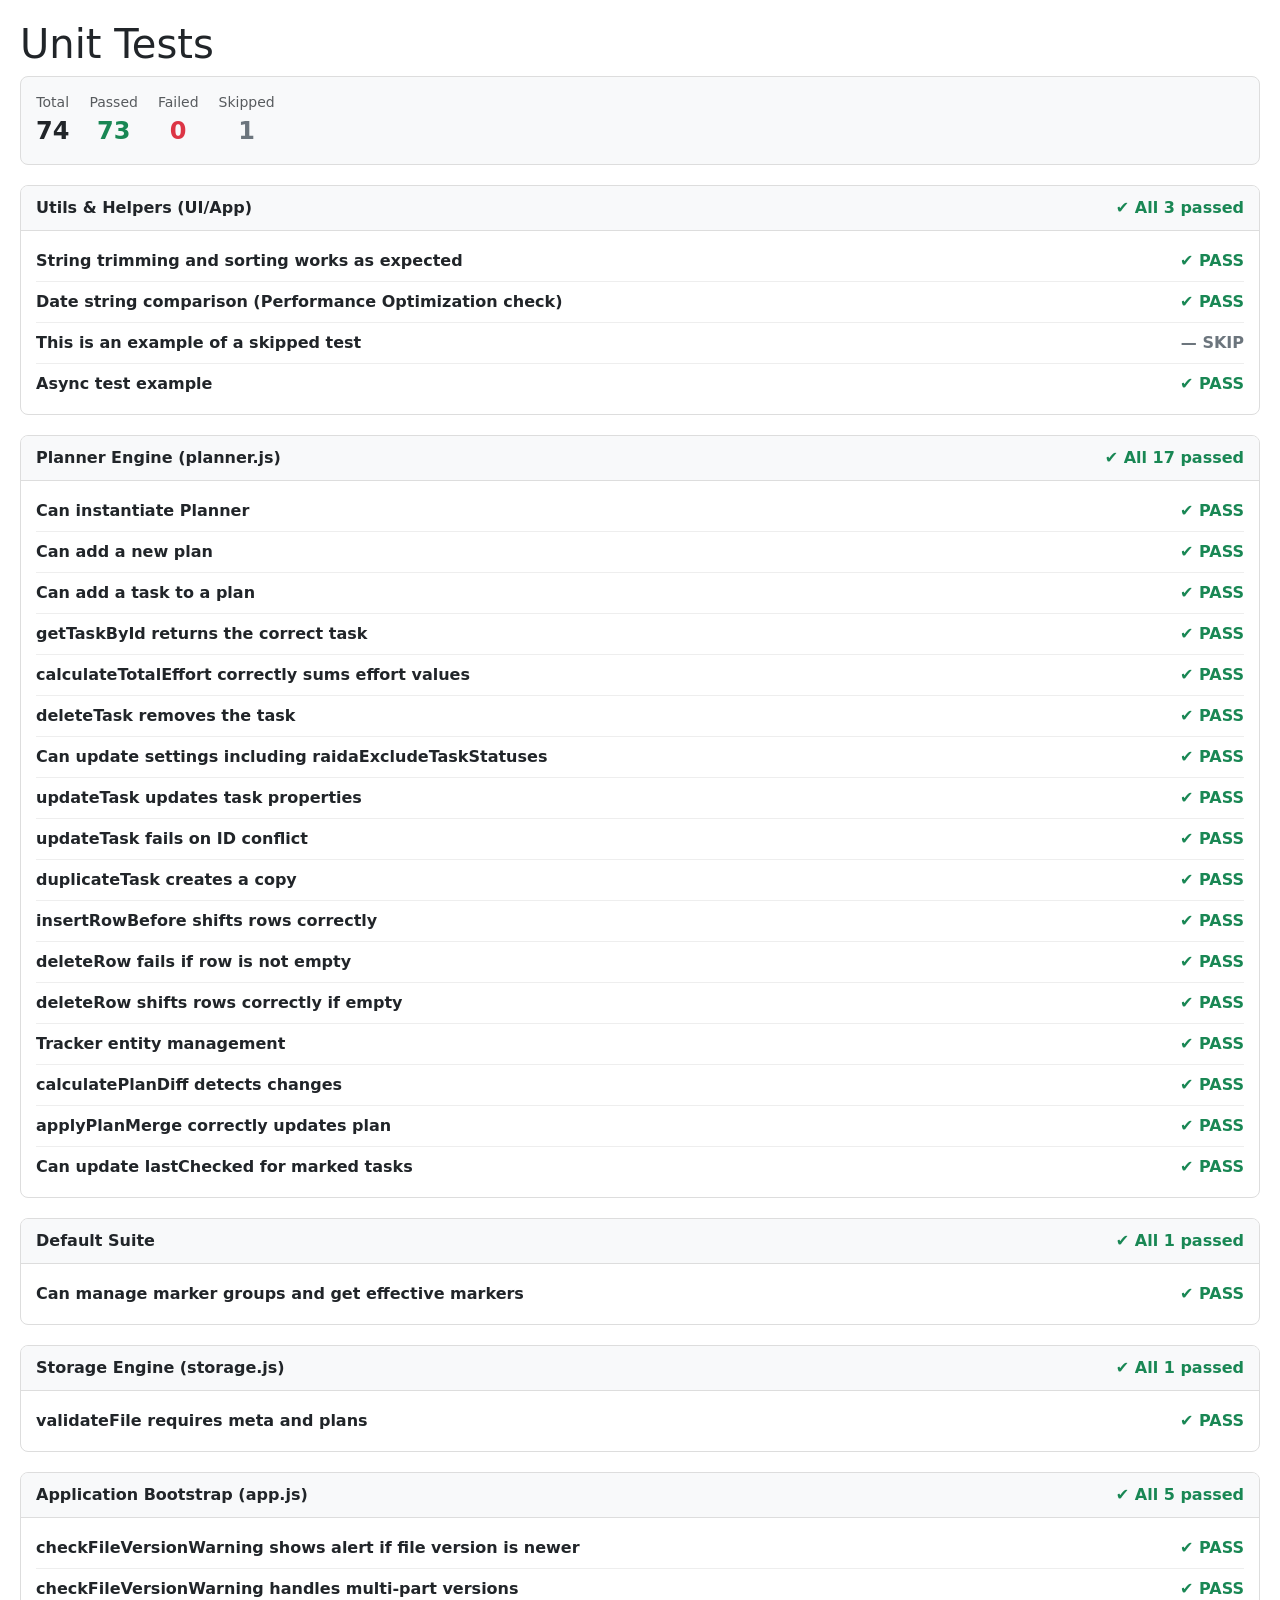
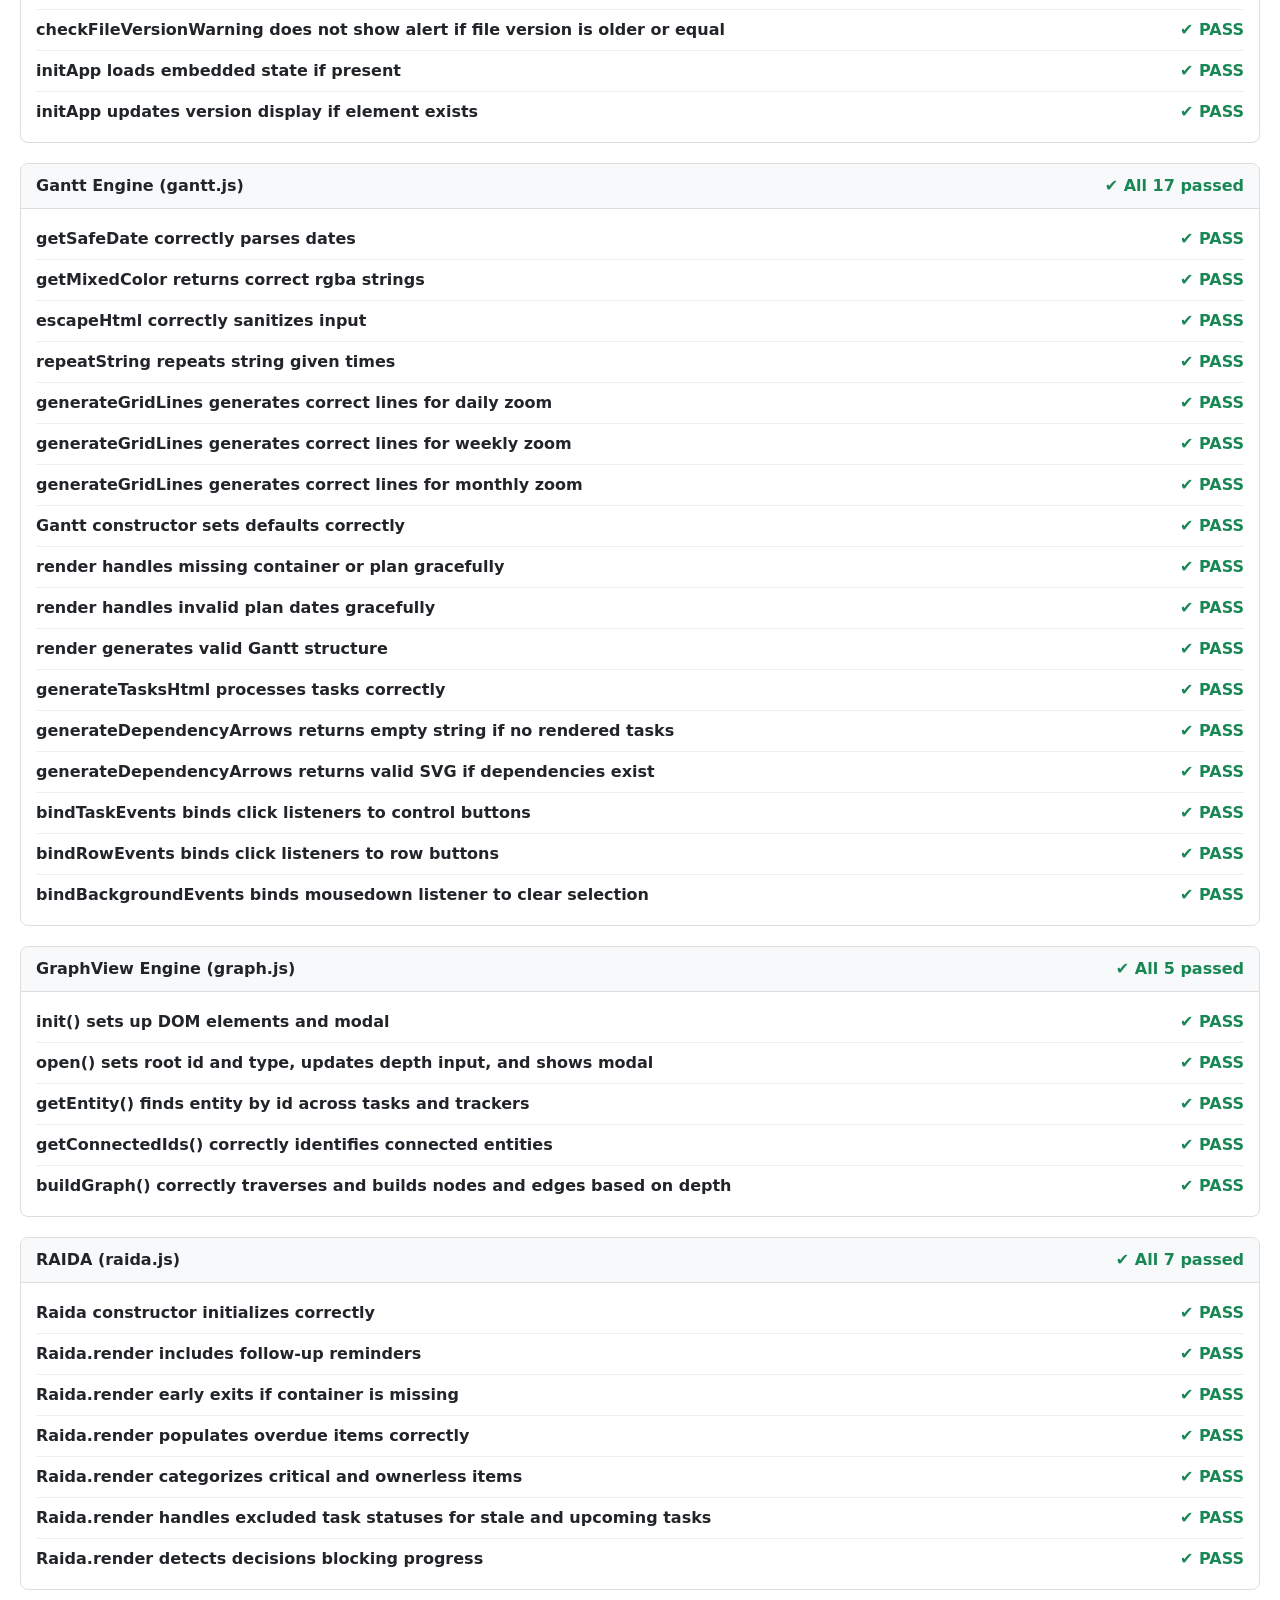
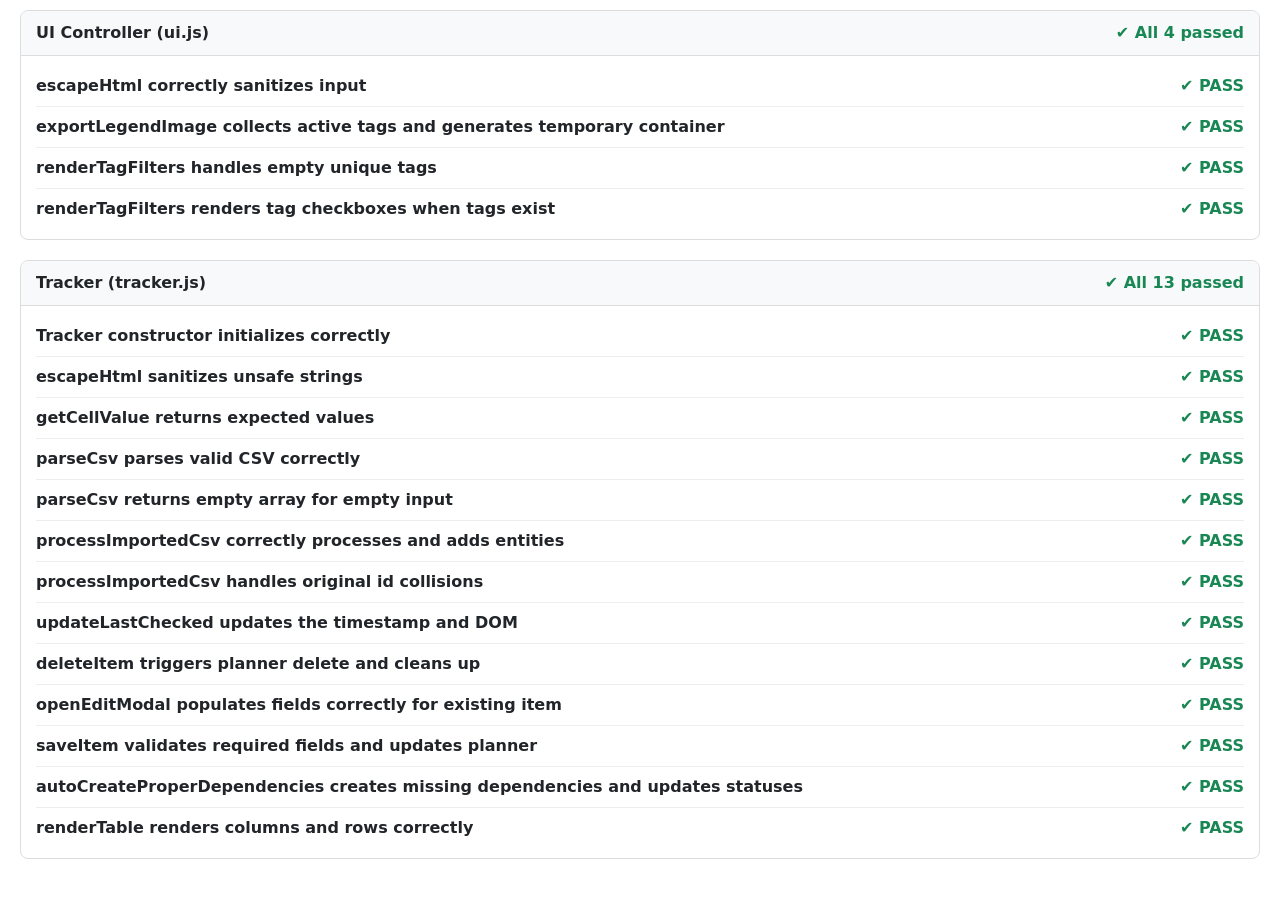
<file: unit_test.html>
<!DOCTYPE html>
<html lang="en">
<head>
    <meta charset="UTF-8">
    <meta name="viewport" content="width=device-width, initial-scale=1.0">
    <title>JavaScript Unit Tests</title>
    <!-- Local Bootstrap CSS -->
    <link href="vendor/bootstrap.min.css" rel="stylesheet">
    <style>
        body { padding: 20px; font-family: system-ui, -apple-system, sans-serif; }
        .test-suite { margin-bottom: 20px; border: 1px solid #ddd; border-radius: 8px; overflow: hidden; }
        .suite-header { background-color: #f8f9fa; padding: 10px 15px; font-weight: bold; border-bottom: 1px solid #ddd; display: flex; justify-content: space-between; align-items: center; }
        .suite-body { padding: 10px 15px; }
        .test-case { padding: 8px 0; border-bottom: 1px solid #eee; display: flex; justify-content: space-between; align-items: flex-start; }
        .test-case:last-child { border-bottom: none; }
        .status-pass { color: #198754; font-weight: bold; }
        .status-fail { color: #dc3545; font-weight: bold; }
        .status-skip { color: #6c757d; font-weight: bold; }
        .error-message { font-size: 0.85em; color: #dc3545; margin-top: 5px; white-space: pre-wrap; font-family: monospace; background: #fff0f0; padding: 5px; border-radius: 4px; }
        .summary-card { border: 1px solid #ddd; padding: 15px; border-radius: 8px; margin-bottom: 20px; background: #f8f9fa; display: flex; gap: 20px; }
        .summary-item { text-align: center; }
        .summary-value { font-size: 1.5em; font-weight: bold; }
    </style>
</head>
<body>

    <h1>Unit Tests</h1>

    <div class="summary-card" id="test-summary" style="display: none;">
        <div class="summary-item">
            <div class="text-muted small">Total</div>
            <div class="summary-value" id="summary-total">0</div>
        </div>
        <div class="summary-item">
            <div class="text-muted small">Passed</div>
            <div class="summary-value status-pass" id="summary-passed">0</div>
        </div>
        <div class="summary-item">
            <div class="text-muted small">Failed</div>
            <div class="summary-value status-fail" id="summary-failed">0</div>
        </div>
        <div class="summary-item">
            <div class="text-muted small">Skipped</div>
            <div class="summary-value status-skip" id="summary-skipped">0</div>
        </div>
    </div>

    <div id="test-results">
        <p class="text-muted">Loading tests...</p>
    </div>

    <!-- Vendor JS -->
    <script src="vendor/chart.umd.js"></script>

    <!-- Core App Logic (loaded so tests have context) -->
    <script src="storage.js"></script>
    <script src="planner.js"></script>
    <script src="gantt.js"></script>
    <script src="capacity.js"></script>
    <script src="tracker.js"></script>
    <script src="analytics.js"></script>
    <script src="graph.js"></script>
    <script src="ui.js"></script>
    <script src="raida.js"></script>
    <script src="app.js"></script>

    <!-- Test Framework and Execution -->
    <script src="unit_tests/main.js"></script>

</body>
</html>
</file>
<file: styles.css>
/* Base Application Styles */

:root {
    --primary-color: #0d6efd;
    --border-color: #dee2e6;
    --background-color: #f8f9fa;
    --toolbar-height: 56px;
    --font-family-base: -apple-system, BlinkMacSystemFont, "Segoe UI", Roboto, "Helvetica Neue", Arial, "Noto Sans", sans-serif, "Apple Color Emoji", "Segoe UI Emoji", "Segoe UI Symbol", "Noto Color Emoji";
}

body {
    font-family: var(--font-family-base);
    background-color: var(--background-color);
    margin: 0;
    padding: 0;
    height: 100vh;
    display: flex;
    flex-direction: column;
}

/* Layout Utilities */
.app-container {
    display: flex;
    flex-direction: column;
    flex: 1;
    overflow: hidden;
}

.main-content {
    display: flex;
    flex: 1;
    overflow: hidden;
    padding: 1rem;
}

/* Components Areas */
.planner-area {
    display: flex;
    flex-direction: column;
    flex: 2 1 auto; /* Grow to take up available space, shrink if needed */
    background-color: white;
    border: 1px solid var(--border-color);
    border-radius: 0.25rem;
    margin-right: 0;
    overflow: hidden;
    min-height: 200px;
}

.gantt-chart-container {
    flex: 2;
    overflow: auto;
    border-bottom: 1px solid var(--border-color);
    padding: 1rem;
    background-color: #fafafa;
}

.analytics-panel, .tracker-panel, .raida-panel {
    position: absolute;
    top: 0;
    left: 0;
    right: 0;
    bottom: 0;
    z-index: 1040;
    background-color: var(--background-color);
}
.tracker-panel, .raida-panel {
    z-index: 1050;
}

/* Full Screen Modes */
body.analytics-fullscreen .planner-area,
body.tracker-fullscreen .planner-area,
body.raida-fullscreen .planner-area {
    display: none !important;
}

body.analytics-fullscreen .analytics-panel {
    display: flex !important;
}

.analytics-panel.d-none {
    display: none !important;
}

body.tracker-fullscreen .tracker-panel {
    display: flex !important;
}

.tracker-panel.d-none {
    display: none !important;
}

body.raida-fullscreen .raida-panel {
    display: flex !important;
}

.raida-panel.d-none {
    display: none !important;
}

body.presenter-mode .ribbon-container {
    display: none !important;
}

body.presenter-mode #exitPresenterModeBtn {
    display: block !important;
}

/* Analytics Container specific styling */
#analyticsContent .card {
    border: none;
}

#analyticsContent .card-header {
    background-color: transparent;
    border-bottom: 2px solid var(--background-color);
}

#analyticsContent .table th {
    font-size: 0.8rem;
    color: #6c757d;
    text-transform: uppercase;
    letter-spacing: 0.05em;
}

/* Ribbon Toolbar Customizations */
.ribbon-container {
    position: relative;
    background-color: white;
    z-index: 1030;
}

.ribbon-container .nav-tabs {
    border-bottom: none;
}

.ribbon-container .nav-link {
    color: #495057;
    border: 1px solid transparent;
    border-top-left-radius: 0.25rem;
    border-top-right-radius: 0.25rem;
    margin-bottom: -1px;
}

.ribbon-container .nav-link:hover {
    border-color: #e9ecef #e9ecef transparent;
}

.ribbon-container .nav-link.active {
    color: #0d6efd;
    background-color: #fff;
    border-color: var(--border-color) var(--border-color) #fff;
}

.ribbon-container .vr {
    height: 32px;
    align-self: center;
}

/* Gantt Chart Custom Styles */
.gantt-chart-container {
    position: relative;
    padding: 0; /* Override the default padding to allow grid to fill */
}

.gantt-wrapper {
    overflow-x: auto;
    overflow-y: hidden;
}

.gantt-month {
    background-color: #f8f9fa;
    padding: 2px 0;
    font-size: 0.9em;
}

.gantt-day {
    background-color: #fff;
    color: #6c757d;
}

.gantt-grid-line {
    border-color: #f0f0f0 !important;
}

.gantt-marker {
    position: absolute;
    top: 50px; /* Below headers */
    bottom: 0;
    width: 0;
    z-index: 10;
    pointer-events: none;
    border-left-style: solid;
    border-left-width: 2px;
}

.gantt-marker-horizontal {
    position: absolute;
    left: 0;
    height: 0;
    z-index: 10;
    pointer-events: none;
    border-top-style: dashed;
    border-top-width: 2px;
}

.gantt-marker-background {
    position: absolute;
    top: 0;
    bottom: 0;
    z-index: 5; /* Under tasks (20), over grid lines */
    pointer-events: none;
}

/* Importance Variants */
.marker-major { border-width: 3px !important; }
.marker-minor { border-width: 2px !important; }
.marker-note { border-width: 1px !important; opacity: 0.6; }

.marker-major .gantt-marker-label,
.marker-major .gantt-marker-horizontal-label { font-size: 0.9em; font-weight: 800; opacity: 0.8; }

.marker-minor .gantt-marker-label,
.marker-minor .gantt-marker-horizontal-label { font-size: 0.8em; font-weight: bold; opacity: 0.6; }

.marker-note .gantt-marker-label,
.marker-note .gantt-marker-horizontal-label { font-size: 0.75em; font-weight: normal; opacity: 0.5; }


.gantt-marker-label {
    position: absolute;
    top: 0;
    left: 4px;
    writing-mode: vertical-rl;
    text-orientation: mixed;
    white-space: nowrap;
    overflow: hidden;
    display: flex;
    flex-direction: row;
}

.gantt-marker-label.repeats {
    height: 100%;
    gap: 100px;
}

.gantt-marker-label.no-repeats {
    height: auto;
    gap: 0;
}

.gantt-marker-horizontal-label {
    position: absolute;
    top: -10px;
    left: 10px;
    white-space: nowrap;
    line-height: 1;
    overflow: hidden;
    display: flex;
    flex-direction: row;
}

.gantt-marker-horizontal-label.repeats {
    width: 100%;
    gap: 150px;
}

.gantt-marker-horizontal-label.no-repeats {
    width: auto;
    gap: 0;
}

.gantt-marker-horizontal-label span {
    background-color: rgba(255,255,255,0.8);
    padding: 0 4px;
    border-radius: 4px;
}

.gantt-marker-background-label-container {
    position: absolute;
    top: 0;
    bottom: 0;
    pointer-events: none;
    z-index: 30; /* Over header (25) */
}

.gantt-marker-background-label {
    position: sticky;
    top: 5px;
    left: 5px;
    font-size: 0.9em;
    font-weight: bold;
    padding: 2px 6px;
    white-space: nowrap;
    overflow: hidden;
    text-overflow: ellipsis;
    background-color: transparent;
    max-width: calc(100% - 10px);
}

[data-bs-theme="dark"] .gantt-marker-background-label {
    background-color: transparent;
}

/* Gantt Tasks */
.gantt-task {
    position: absolute;
    border: 2px solid;
    border-radius: 4px;
    overflow: hidden;
    cursor: grab;
    /* Instead of overriding the box-shadow entirely, we define a css variable */
    --status-shadow: 0 0 0 transparent;
    box-shadow: var(--status-shadow), 0 1px 3px rgba(0,0,0,0.12);
    transition: transform 0.1s;
    /* ensure tasks render above grid and markers */
    z-index: 20;
}

.gantt-task:hover {
    transform: scale(1.01);
    box-shadow: var(--status-shadow), 0 2px 5px rgba(0,0,0,0.2);
}

.gantt-task.selected {
    border-color: #000 !important;
    box-shadow: var(--status-shadow), 0 0 0 3px rgba(0,0,0,0.2), 0 2px 5px rgba(0,0,0,0.2);
}

.gantt-task.dragging,
.gantt-task.resizing {
    cursor: grabbing;
    opacity: 0.8;
    z-index: 100;
    transition: none;
    transform: none;
}

.gantt-resize-handle {
    position: absolute;
    top: 0;
    bottom: 0;
    width: 6px;
    cursor: ew-resize;
    z-index: 30;
    /* Optional: uncomment to see handles */
    /* background: rgba(0,0,0,0.1); */
}

.gantt-resize-handle.left {
    left: 0;
}

.gantt-resize-handle.right {
    right: 0;
}

.gantt-task-content {
    padding: 2px 4px;
    font-size: 0.75rem;
    line-height: 1.1;
    color: #fff;
    white-space: nowrap;
    overflow: hidden;
    text-overflow: ellipsis;
    /* Optional: add slight text shadow for readability */
    text-shadow: 0 1px 1px rgba(0,0,0,0.3);
}

.gantt-task-effort {
    position: absolute;
    right: 4px;
    bottom: 2px;
    font-size: 0.7rem;
    font-weight: bold;
    color: #333;
    background: rgba(255, 255, 255, 0.85);
    padding: 1px 4px;
    border-radius: 3px;
    line-height: 1;
    z-index: 35;
}

/* Task Controls */
.gantt-task-controls {
    position: absolute;
    top: 2px;
    right: 2px;
    display: none;
    gap: 4px;
    align-items: center;
    z-index: 40;
}

.gantt-task:hover .gantt-task-controls {
    display: flex;
}

.gantt-task-control-btn {
    background: rgba(255, 255, 255, 0.8);
    border: none;
    border-radius: 3px;
    padding: 2px 4px;
    font-size: 0.8rem;
    cursor: pointer;
    line-height: 1;
    color: #333;
    display: flex;
    align-items: center;
    justify-content: center;
}

.gantt-task-control-btn:hover {
    background: rgba(255, 255, 255, 1);
    transform: scale(1.1);
}

.gantt-task-control-checkbox {
    width: 14px;
    height: 14px;
    cursor: pointer;
    accent-color: #0d6efd;
    margin-right: 6px;
    transform: scale(1.2);
    vertical-align: middle;
}

.gantt-task-control-checkbox:hover {
    transform: scale(1.3);
}

.task-mark-indicator {
    font-family: monospace;
    font-size: 1.1em;
}

/* Print View Setup */
@media print {
    @page {
        size: landscape;
        margin: 0.5cm;
    }

    body {
        height: auto;
        overflow: visible;
        -webkit-print-color-adjust: exact;
        print-color-adjust: exact;
    }

    .app-container, .main-content {
        height: auto;
        overflow: visible !important;
        display: block; /* Disable flex for printing to allow normal document flow */
    }

    .navbar, .ribbon-container, .analytics-panel, .btn {
        display: none !important;
    }

    .main-content {
        padding: 0;
    }

    .planner-area {
        margin: 0;
        border: none;
        height: auto;
        overflow: visible !important;
        display: block;
    }

    .gantt-chart-container {
        height: auto;
        overflow: visible !important;
        padding: 0;
        border: none;
        background-color: transparent;
    }

    .gantt-wrapper {
        height: auto;
        overflow: visible !important;
    }

    .gantt-content {
        height: auto;
        overflow: visible !important;
    }

    .gantt-rows {
        /* Remove explicit min-height override and height: auto so the JS-calculated height pushes the container */
        overflow: visible !important;
    }

    .gantt-task-controls {
        display: none !important; /* Do not show controls when printing */
    }

    #printTimestamp {
        display: block !important;
        text-align: right;
        font-size: 0.8rem;
        color: #666;
        margin-bottom: 10px;
    }

    .gantt-wrapper {
        display: block !important;
        overflow: visible !important;
    }

    .gantt-content {
        display: block !important;
    }
}


/* Row Numbers Sidebar */
.gantt-sidebar {
    background-color: #f8f9fa;
    border-right: 1px solid #dee2e6;
    z-index: 30;
    position: sticky;
    left: 0;
}
.gantt-sidebar-header {
    background-color: #fff;
    border-bottom: 1px solid #dee2e6;
}
.gantt-row-number {
    display: flex;
    align-items: center;
    justify-content: center;
    border-bottom: 1px solid #dee2e6;
    border-right: 1px solid #dee2e6;
    font-size: 0.8em;
    color: #6c757d;
    background-color: #f8f9fa;
    box-sizing: border-box;
    position: relative;
}


.gantt-row-btn-group {
    position: absolute;
    top: 50%;
    left: 100%;
    transform: translate(5px, -50%);
    display: flex;
    flex-direction: column;
    gap: 4px;
    opacity: 0;
    pointer-events: none;
    z-index: 100;
    transition: opacity 0.2s, transform 0.2s;
}

.gantt-row-number:hover .gantt-row-btn-group {
    opacity: 1;
    pointer-events: auto;
    transform: translate(10px, -50%);
}

.gantt-insert-row-btn, .gantt-delete-row-btn {
    background-color: var(--primary-color);
    color: white;
    border: none;
    border-radius: 4px;
    font-size: 0.7em;
    padding: 2px 6px;
    cursor: pointer;
    white-space: nowrap;
    box-shadow: 0 2px 4px rgba(0,0,0,0.2);
    position: relative;
}

.gantt-insert-row-btn::before, .gantt-delete-row-btn::before {
    content: '';
    position: absolute;
    top: 50%;
    right: 100%;
    transform: translateY(-50%);
    border-width: 5px;
    border-style: solid;
    border-color: transparent var(--primary-color) transparent transparent;
}

.gantt-delete-row-btn {
    background-color: #dc3545;
}

.gantt-delete-row-btn::before {
    border-color: transparent #dc3545 transparent transparent;
}

.gantt-delete-row-btn:disabled {
    background-color: #6c757d;
    cursor: not-allowed;
}

.gantt-delete-row-btn:disabled::before {
    border-color: transparent #6c757d transparent transparent;
}

@media print {
    /* Hide the row numbers sidebar in print view */
    .gantt-sidebar {
        display: none !important;
    }
}

/* Shareable HTML Mode Overrides */
.shareable-mode #dataAndFileGroupBtnGroup,
.shareable-mode #planSelectorGroupBtnGroup,
.shareable-mode #planActionsGroupBtnGroup,
.shareable-mode #exportGroupBtnGroup,
.shareable-mode #addTaskBtn,
.shareable-mode #tasksAndElementsGroupBtnGroup,
.shareable-mode #openAnalyticsBtn,
.shareable-mode #helpBtn,
.shareable-mode .gantt-task-controls .sync-plan-btn,
.shareable-mode .gantt-task-controls .sync-all-btn,
.shareable-mode .gantt-task-controls .duplicate-btn,
.shareable-mode .gantt-task-controls .delete-btn,
.shareable-mode .gantt-insert-row-btn {
    display: none !important;
}

/* Hide all top-level .vr elements in ribbon-container to clean up gaps */
.shareable-mode .ribbon-container > .vr:nth-of-type(1),
.shareable-mode .ribbon-container > .vr:nth-of-type(2),
.shareable-mode .ribbon-container > .vr:nth-of-type(3),
.shareable-mode .ribbon-container > .vr:nth-of-type(4) {
    display: none !important;
}

/* Dark Mode Overrides */
[data-bs-theme="dark"] {
    --background-color: #212529;
    --border-color: #495057;
}

[data-bs-theme="dark"] body {
    background-color: var(--bs-body-bg);
    color: var(--bs-body-color);
}

[data-bs-theme="dark"] .bg-light {
    background-color: var(--bs-dark) !important;
}

[data-bs-theme="dark"] .bg-white {
    background-color: var(--bs-dark) !important;
}

[data-bs-theme="dark"] .text-dark {
    color: var(--bs-light) !important;
}

[data-bs-theme="dark"] .gantt-chart-container,
[data-bs-theme="dark"] .planner-area {
    background-color: var(--bs-dark) !important;
    border-color: var(--border-color);
}

[data-bs-theme="dark"] .gantt-month {
    background-color: var(--bs-dark);
    color: var(--bs-light);
    font-weight: normal !important;
}

[data-bs-theme="dark"] .gantt-day {
    background-color: var(--bs-dark);
    color: var(--bs-light);
}

[data-bs-theme="dark"] .gantt-sidebar {
    background-color: var(--bs-dark);
    border-color: var(--border-color);
}

[data-bs-theme="dark"] .gantt-sidebar-header {
    background-color: var(--bs-dark);
    border-color: var(--border-color);
}

[data-bs-theme="dark"] .gantt-row-number {
    background-color: var(--bs-dark);
    color: var(--bs-light);
    border-color: var(--border-color);
}

[data-bs-theme="dark"] .gantt-grid-line {
    border-color: #343a40 !important;
}

[data-bs-theme="dark"] .gantt-sidebar-filler {
    background-color: var(--bs-dark) !important;
}
</file>
